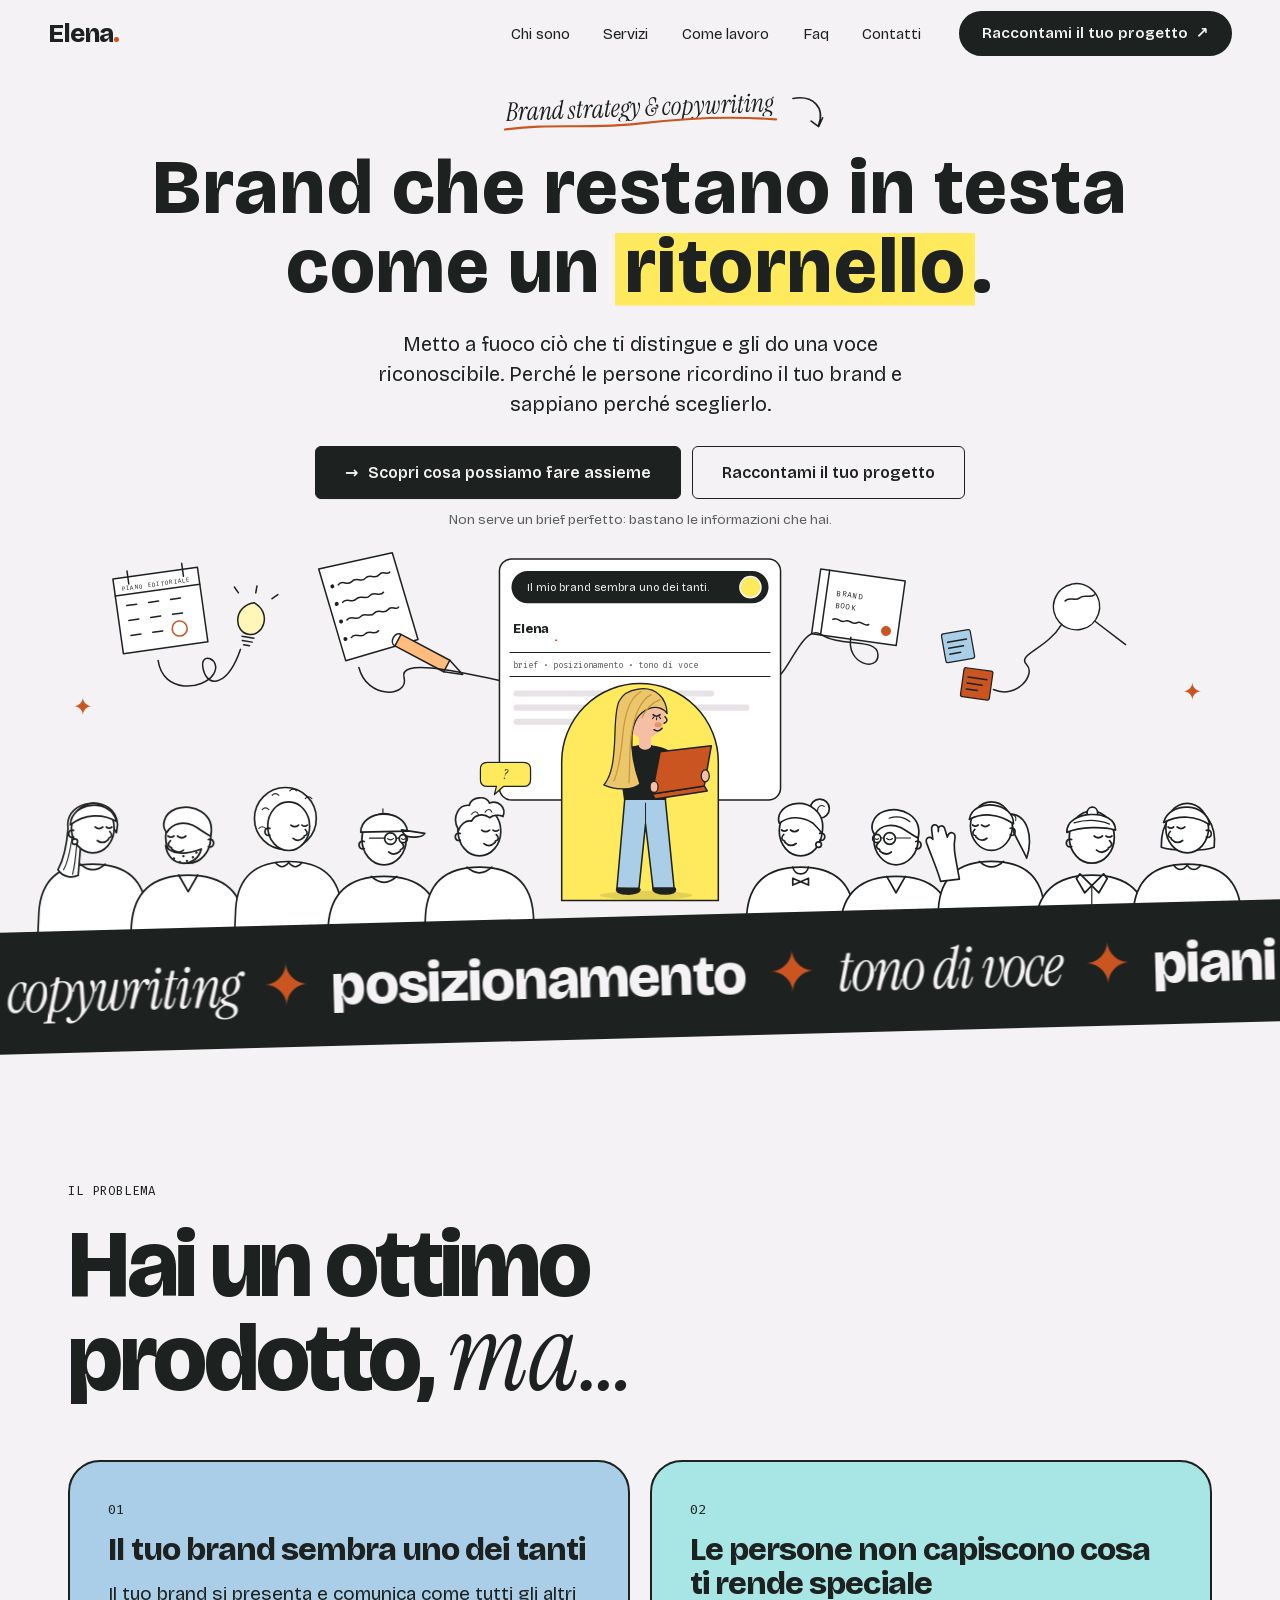
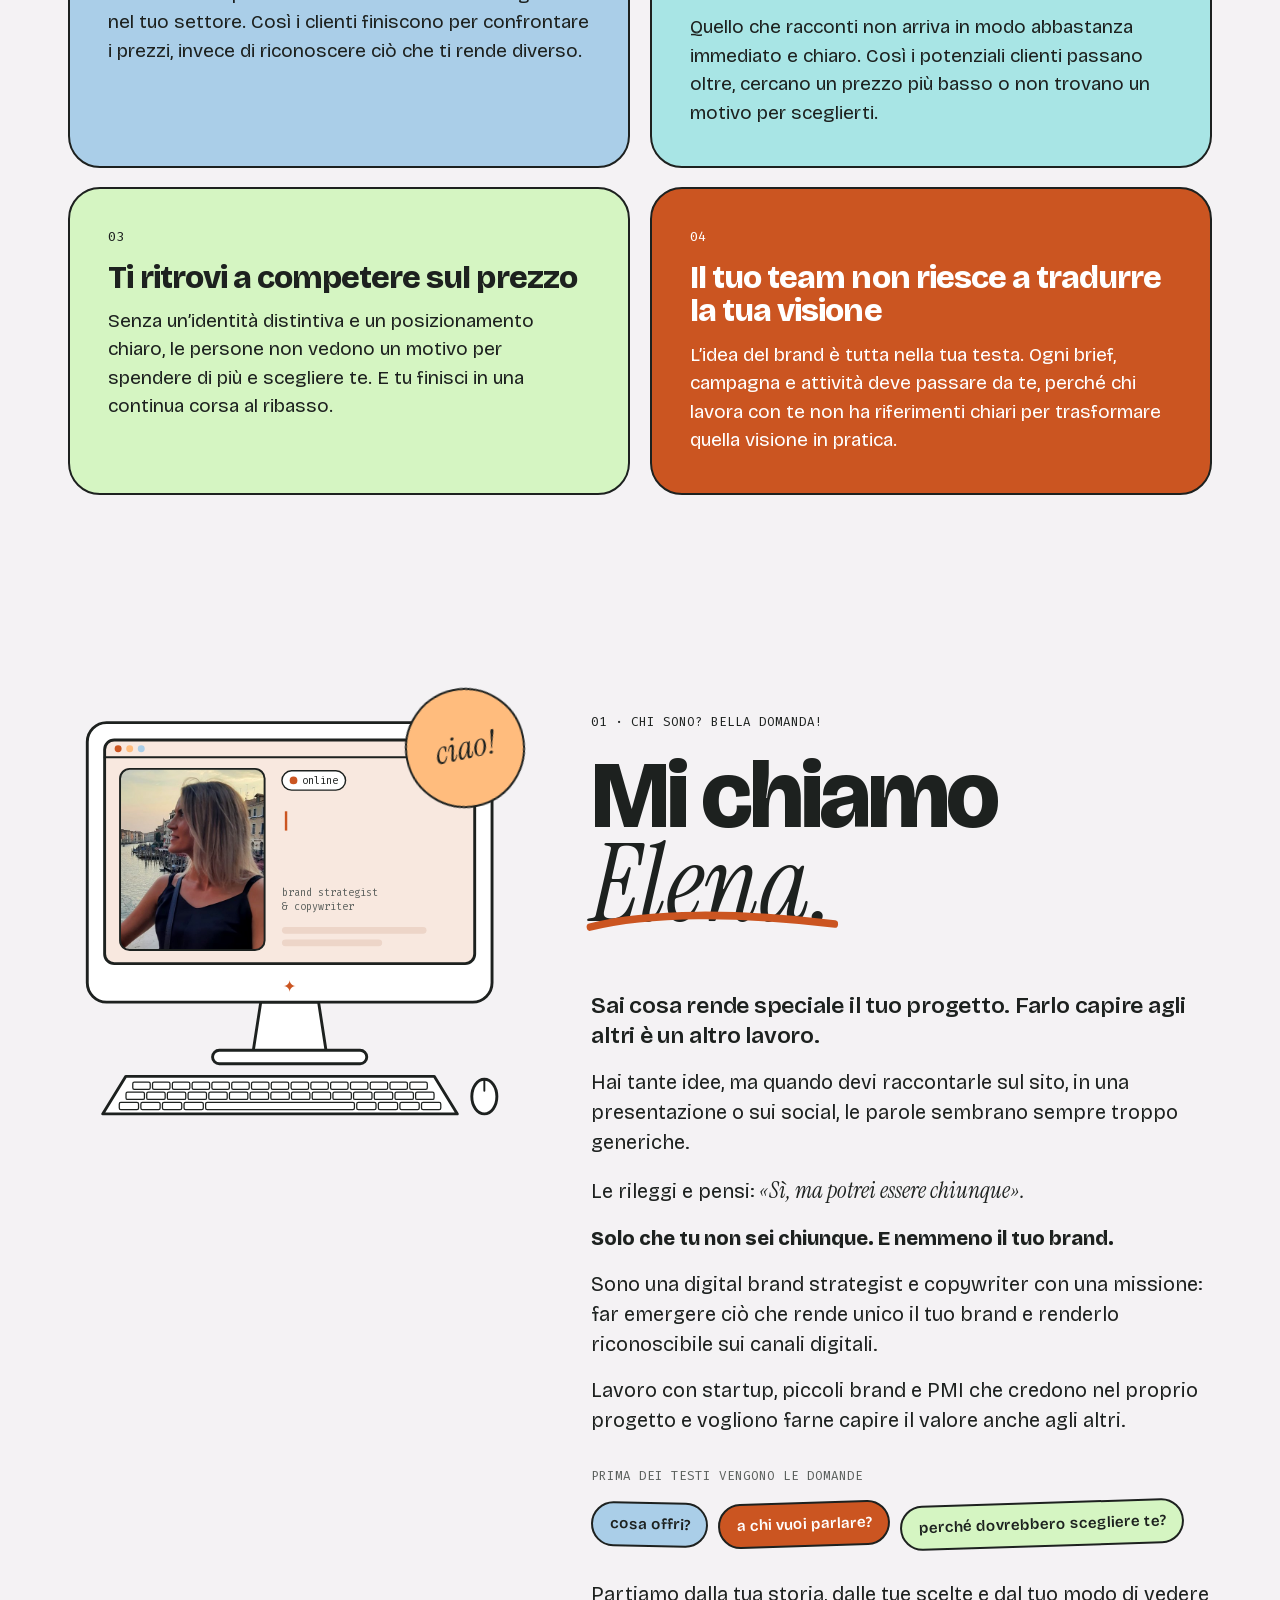
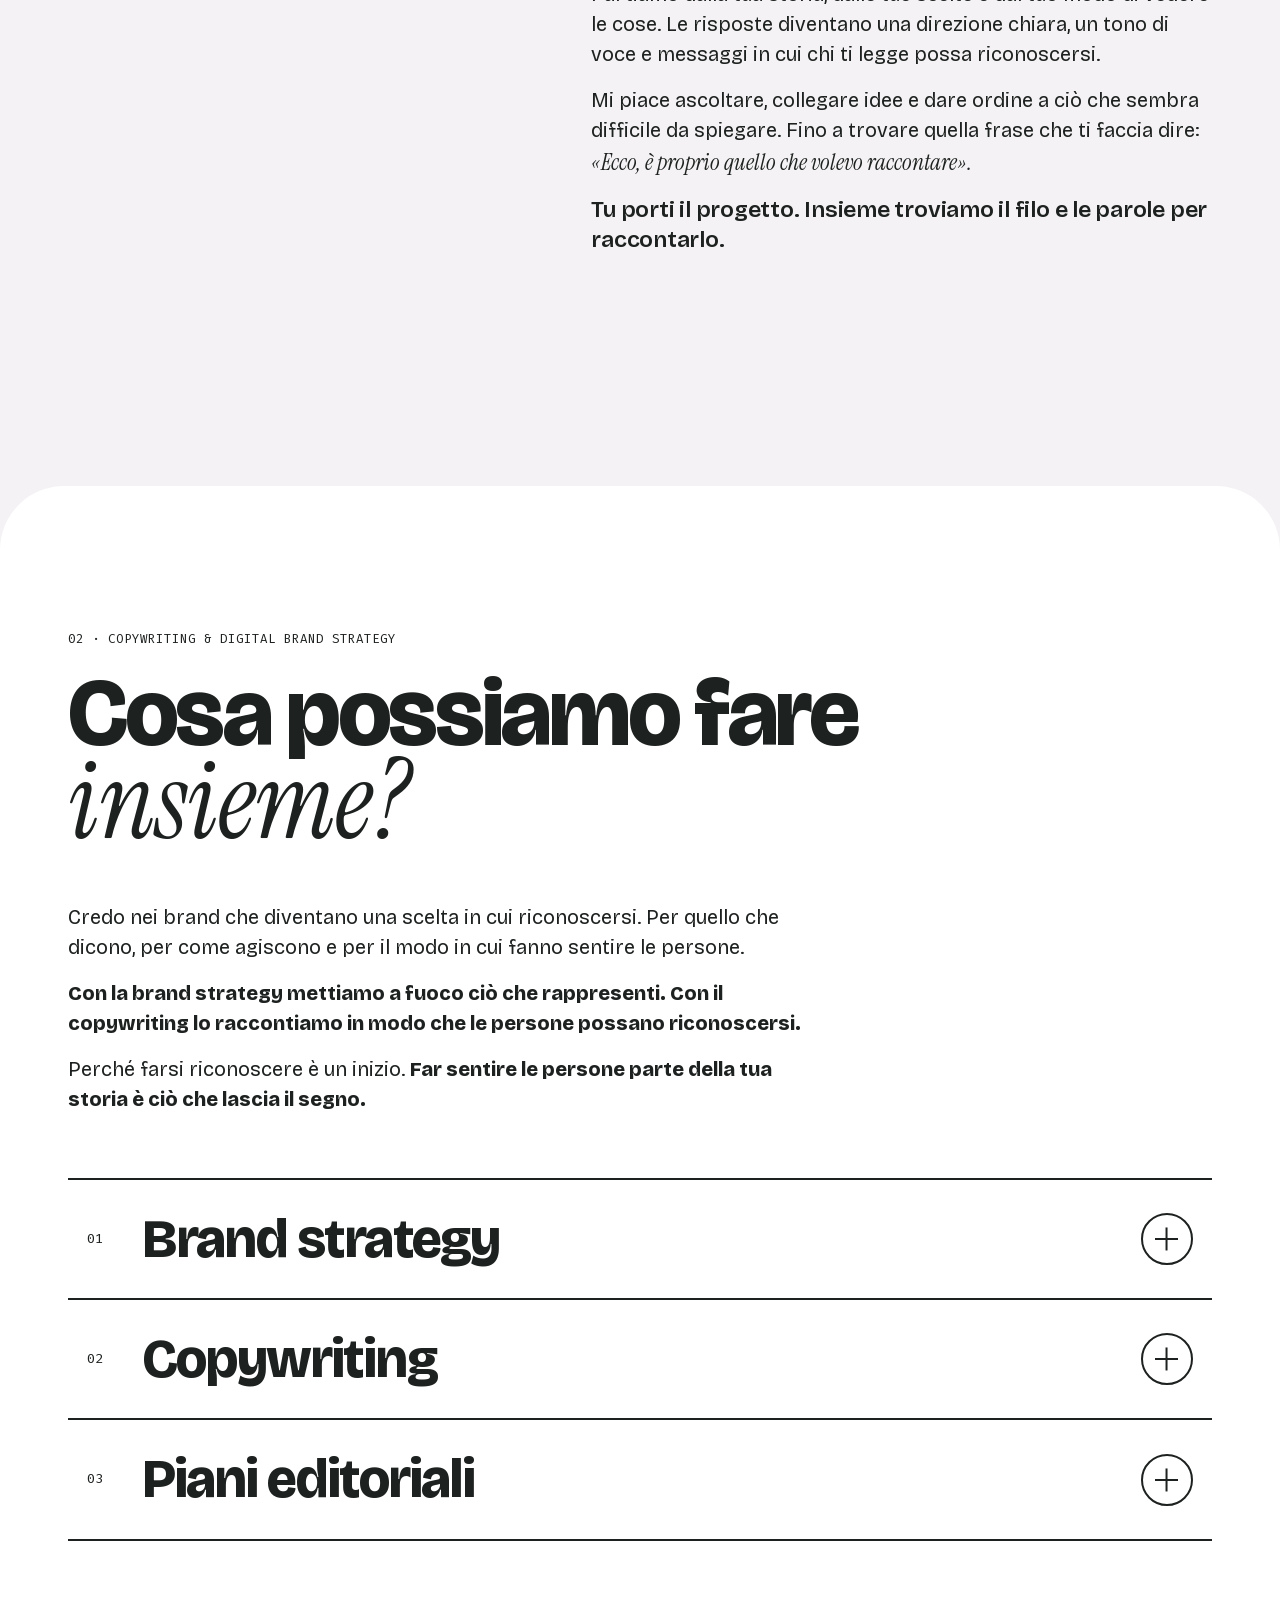
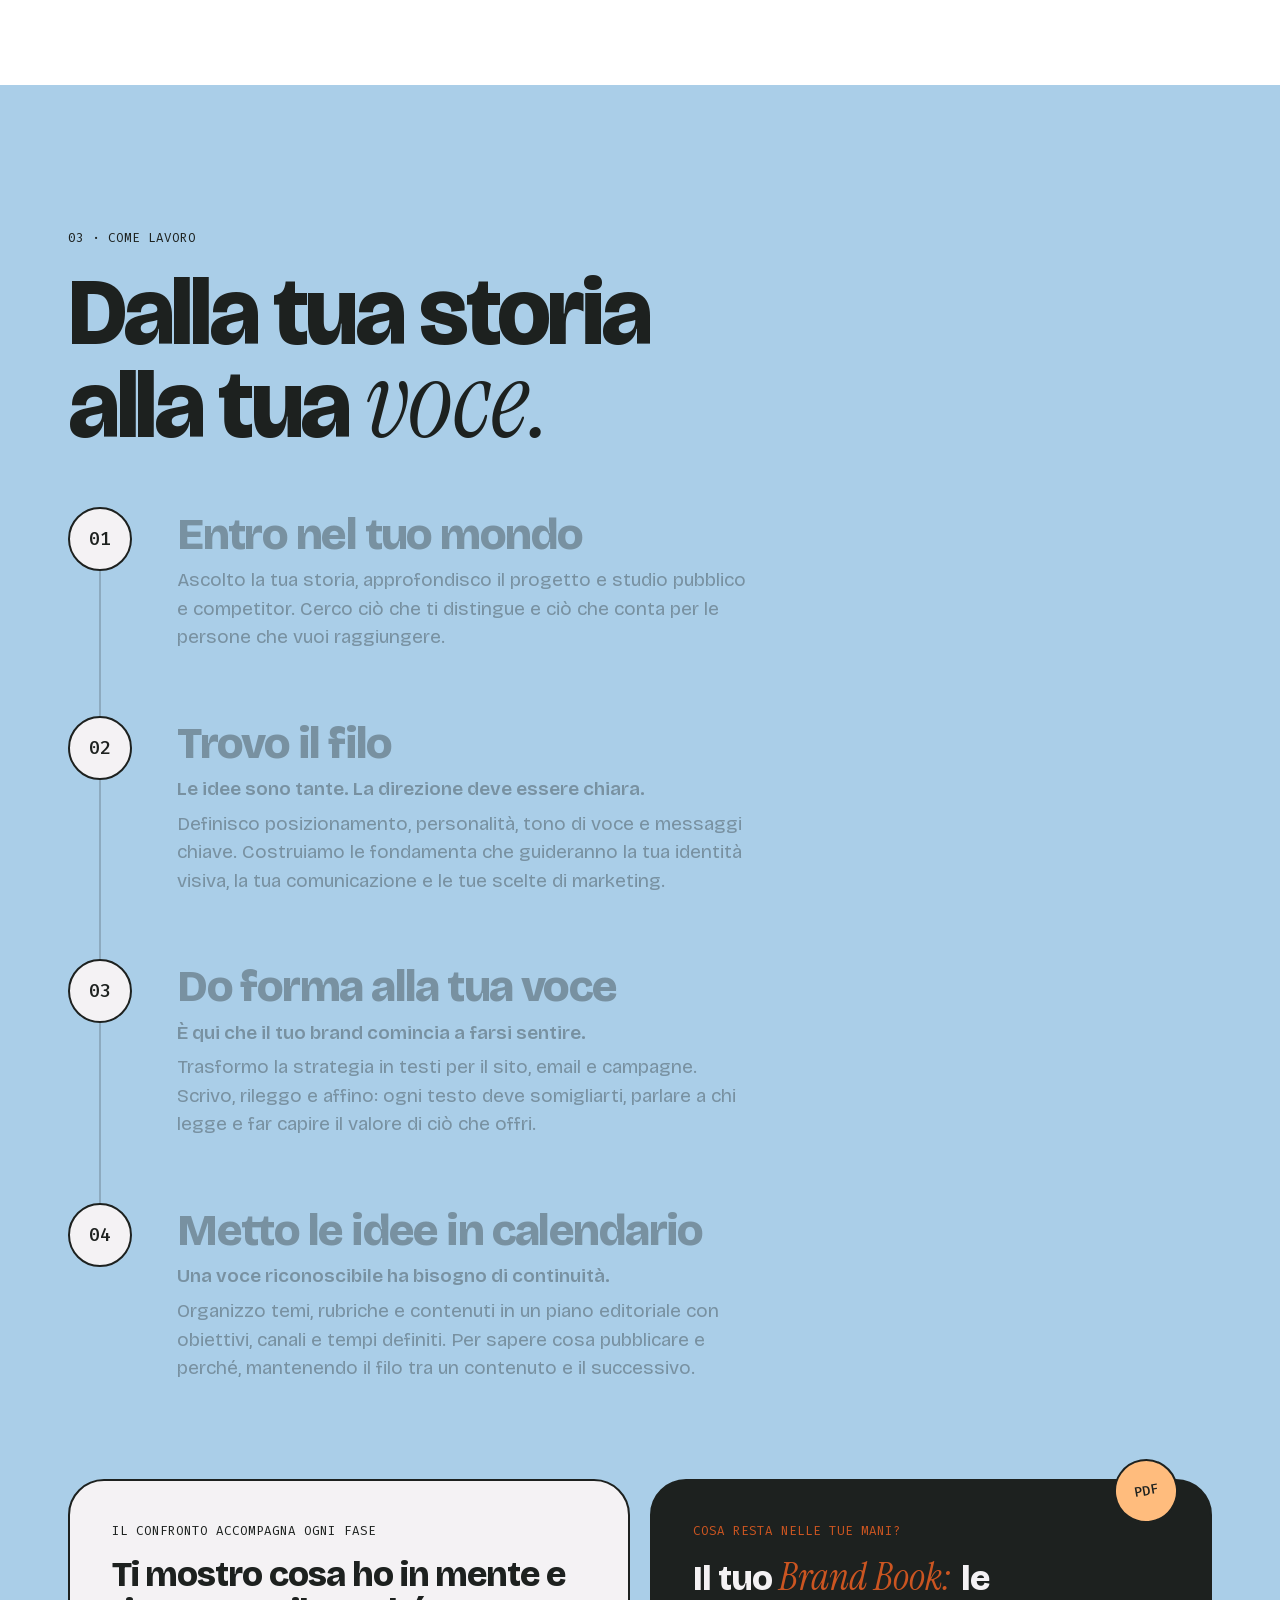
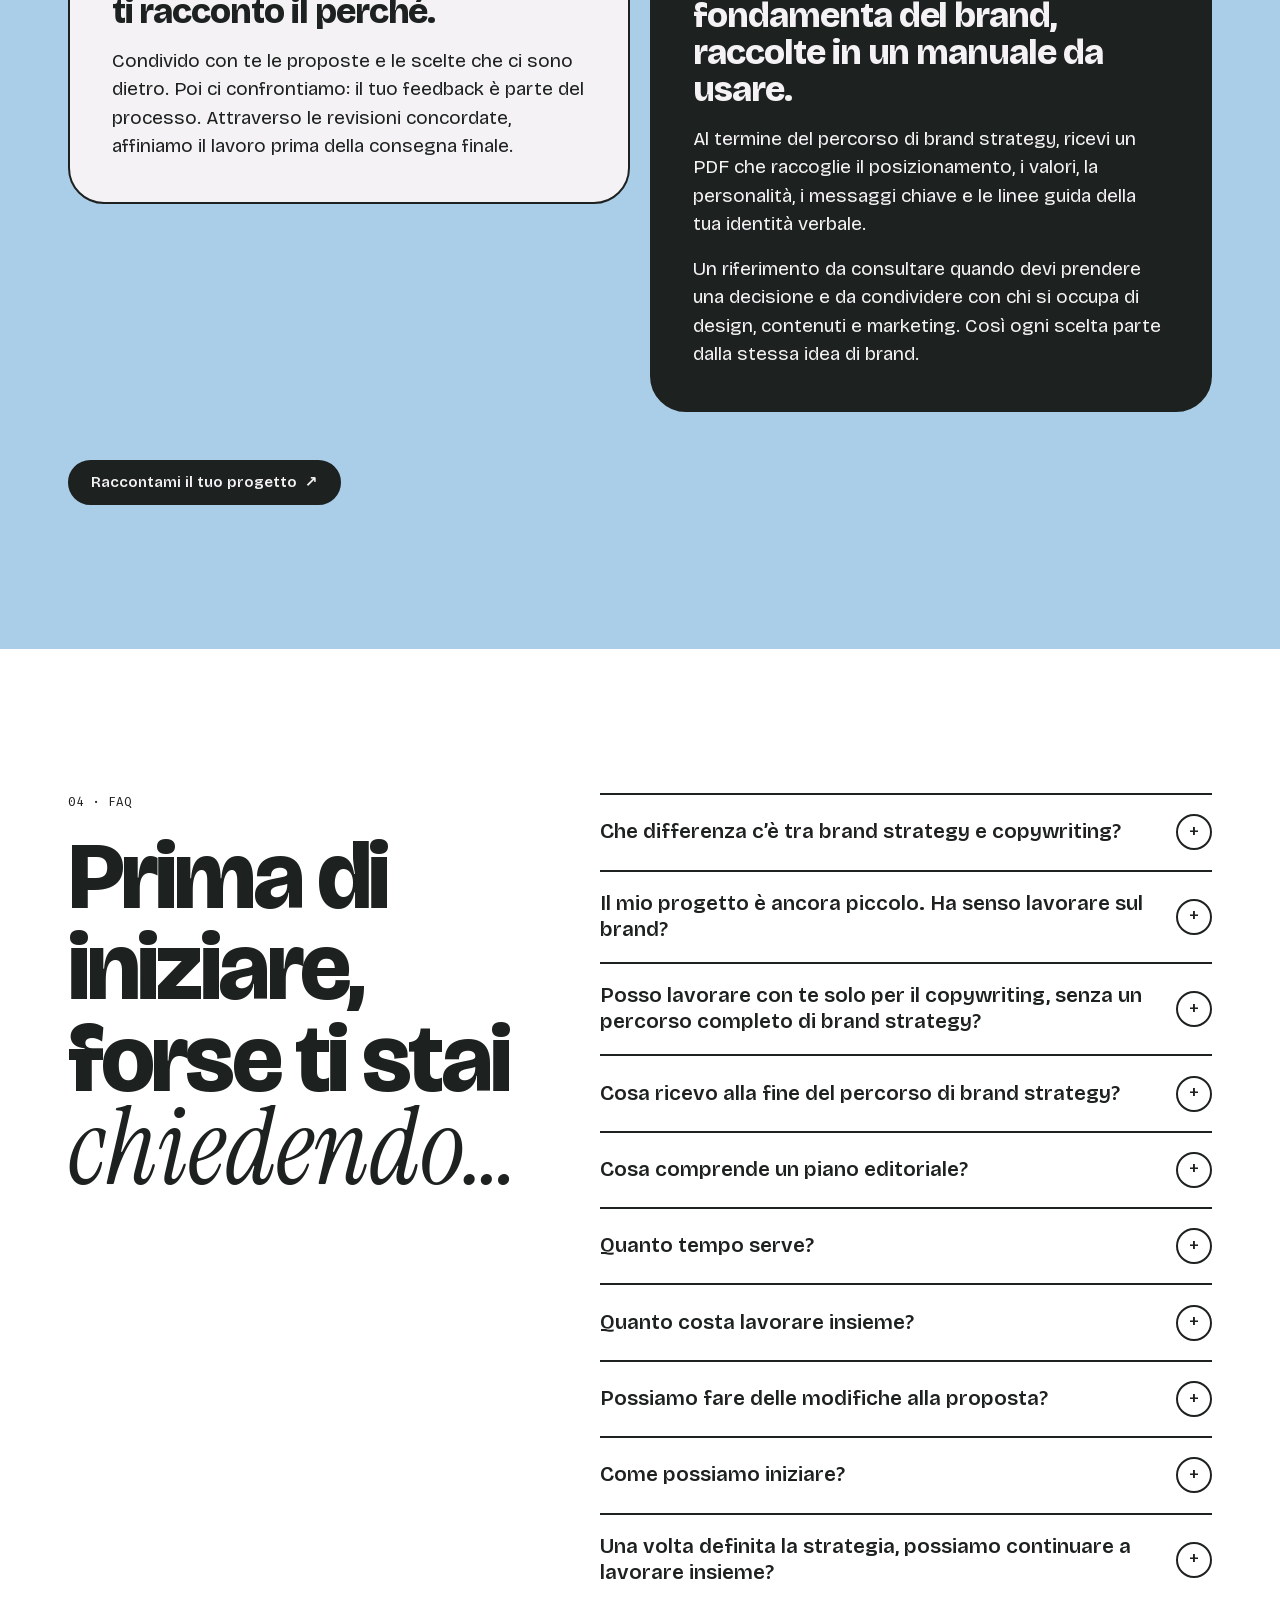
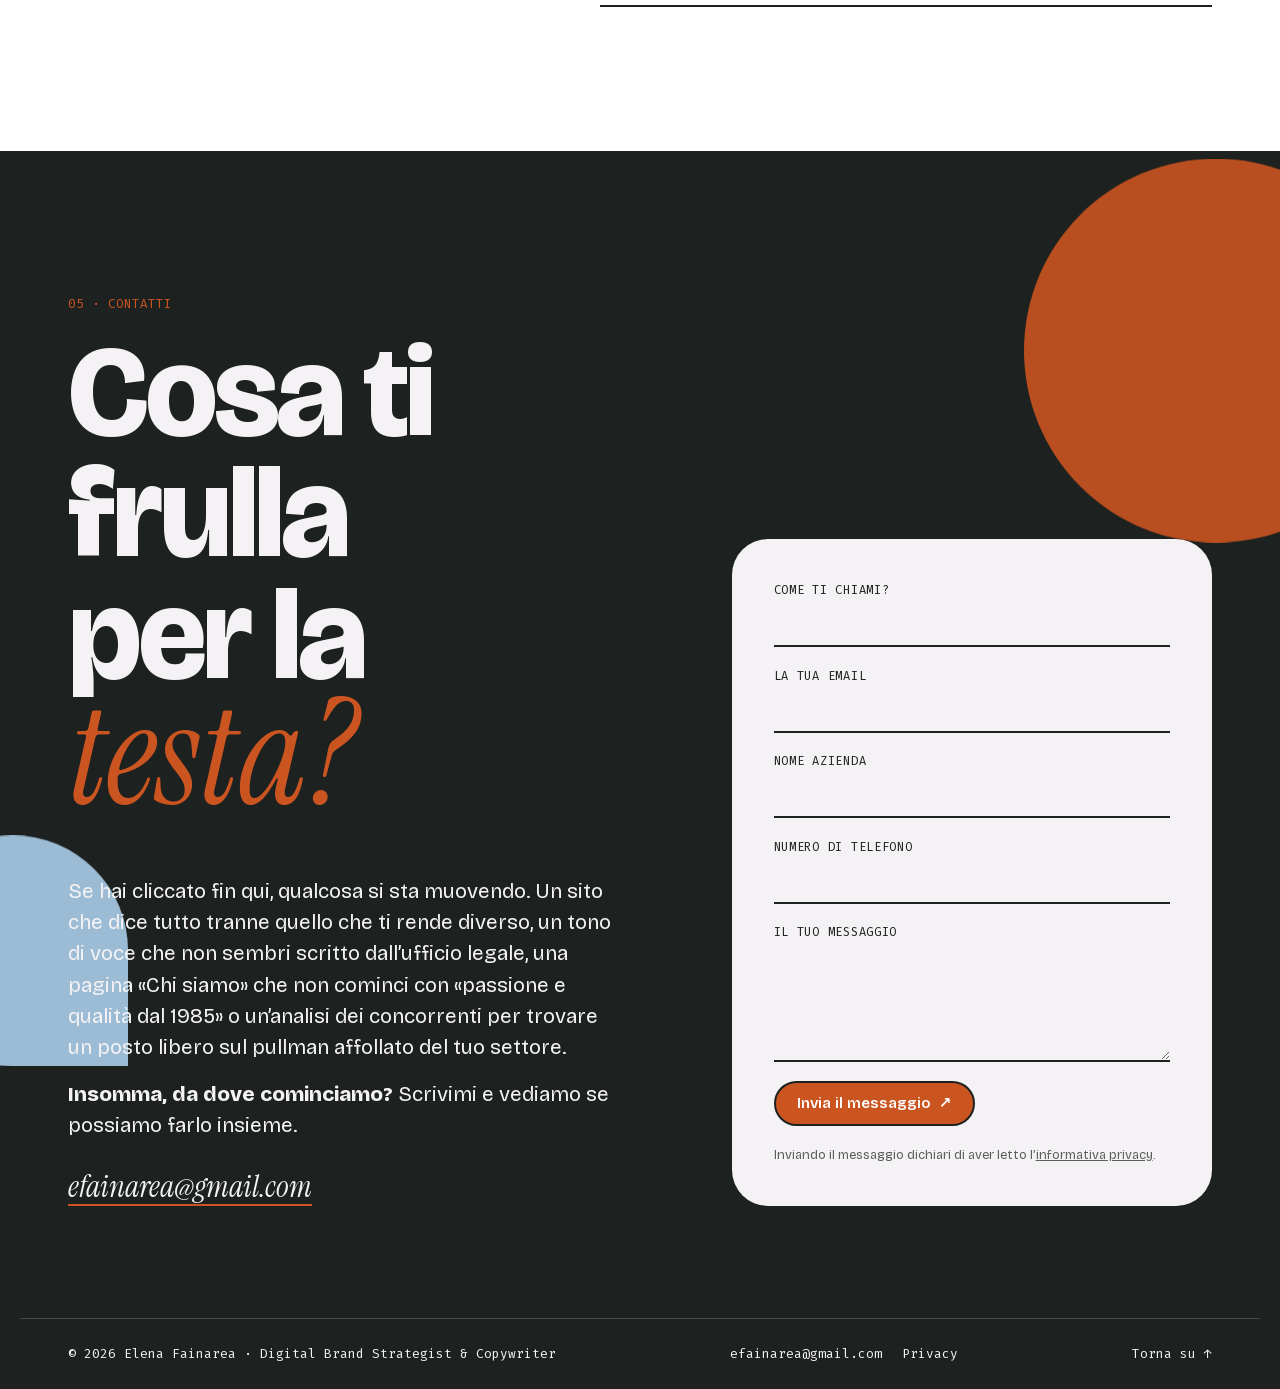
<file: index.html>
<!doctype html>
<html lang="it">
<head>
  <meta charset="utf-8">
  <meta name="viewport" content="width=device-width, initial-scale=1, viewport-fit=cover">
  <title>Elena Fainarea · Digital Brand Strategist &amp; Copywriter</title>
  <meta name="description" content="Elena Fainarea, digital brand strategist e copywriter. Posizionamento, tono di voce, testi e piani editoriali per startup, piccoli brand e PMI.">
  <meta name="theme-color" content="#F4F2F4">
  <link rel="canonical" href="https://www.elenafainarea.it/">
  <meta name="robots" content="index, follow, max-image-preview:large">
  <meta name="author" content="Elena Fainarea">
  <link rel="icon" href="/favicon.svg" type="image/svg+xml">
  <link rel="icon" href="/favicon-48.png" sizes="48x48" type="image/png">
  <link rel="apple-touch-icon" href="/apple-touch-icon.png">

  <meta property="og:type" content="website">
  <meta property="og:locale" content="it_IT">
  <meta property="og:site_name" content="Elena Fainarea">
  <meta property="og:url" content="https://www.elenafainarea.it/">
  <meta property="og:title" content="Elena Fainarea · Digital Brand Strategist &amp; Copywriter">
  <meta property="og:description" content="Brand che restano in testa come un ritornello. Posizionamento, tono di voce e testi per startup, piccoli brand e PMI.">
  <meta property="og:image" content="https://www.elenafainarea.it/og-image.jpg">
  <meta property="og:image:width" content="1200">
  <meta property="og:image:height" content="630">
  <meta property="og:image:alt" content="Elena Fainarea, brand strategy e copywriting">
  <meta name="twitter:card" content="summary_large_image">

  <script type="application/ld+json">
  {
    "@context": "https://schema.org",
    "@graph": [
      {
        "@type": "Person",
        "@id": "https://www.elenafainarea.it/#elena",
        "name": "Elena Fainarea",
        "jobTitle": "Digital Brand Strategist e Copywriter",
        "email": "mailto:efainarea@gmail.com",
        "image": "https://www.elenafainarea.it/elena.jpg",
        "url": "https://www.elenafainarea.it/",
        "knowsAbout": ["Brand strategy", "Copywriting", "Posizionamento", "Tono di voce", "Piani editoriali"]
      },
      {
        "@type": "ProfessionalService",
        "@id": "https://www.elenafainarea.it/#servizi",
        "name": "Elena Fainarea · Brand strategy & copywriting",
        "url": "https://www.elenafainarea.it/",
        "image": "https://www.elenafainarea.it/og-image.jpg",
        "email": "efainarea@gmail.com",
        "founder": { "@id": "https://www.elenafainarea.it/#elena" },
        "areaServed": { "@type": "Country", "name": "Italia" },
        "inLanguage": "it",
        "hasOfferCatalog": {
          "@type": "OfferCatalog",
          "name": "Servizi",
          "itemListElement": [
            { "@type": "Offer", "itemOffered": { "@type": "Service", "name": "Brand strategy" } },
            { "@type": "Offer", "itemOffered": { "@type": "Service", "name": "Copywriting" } },
            { "@type": "Offer", "itemOffered": { "@type": "Service", "name": "Piani editoriali" } }
          ]
        }
      },
      {
        "@type": "WebSite",
        "@id": "https://www.elenafainarea.it/#sito",
        "url": "https://www.elenafainarea.it/",
        "name": "Elena Fainarea",
        "inLanguage": "it",
        "publisher": { "@id": "https://www.elenafainarea.it/#elena" }
      }
    ]
  }
  </script>
  <link rel="preload" href="/fonts/bricolage-grotesque-400-normal-latin.woff2" as="font" type="font/woff2" crossorigin>
  <link rel="stylesheet" href="/fonts/fonts.css">
  <link rel="stylesheet" href="style.css">
  <script>document.documentElement.classList.add('js')</script>
  <script src="main.js" defer></script>
</head>
<body>

<a class="skip" href="#problema">Vai al contenuto</a>

<!-- NAV -->
<header class="nav" data-nav>
  <div class="nav__bar">
    <a href="#top" class="nav__logo" aria-label="Elena, torna all'inizio">Elena<span>.</span></a>
    <nav class="nav__links" aria-label="Menu principale">
      <a href="#chi-sono" data-link>Chi sono</a>
      <a href="#servizi" data-link>Servizi</a>
      <a href="#metodo" data-link>Come lavoro</a>
      <a href="#faq" data-link>Faq</a>
      <a href="#contatti" data-link>Contatti</a>
    </nav>
    <a href="#contatti" class="pill pill--ink nav__cta" data-wiggle>Raccontami il tuo progetto <span class="pill__arrow" aria-hidden="true">↗</span></a>
    <button class="nav__toggle" aria-expanded="false" aria-controls="menu" data-toggle>
      <span class="sr">Apri il menu</span><i></i><i></i>
    </button>
  </div>
  <div class="menu" id="menu" data-menu>
    <ul>
      <li style="--i:0"><a href="#chi-sono" data-mlink><small>01</small>Chi sono</a></li>
      <li style="--i:1"><a href="#servizi" data-mlink><small>02</small>Servizi</a></li>
      <li style="--i:2"><a href="#metodo" data-mlink><small>03</small>Come lavoro</a></li>
      <li style="--i:3"><a href="#faq" data-mlink><small>04</small>Faq</a></li>
      <li style="--i:4"><a href="#contatti" data-mlink><small>05</small>Contatti</a></li>
    </ul>
    <p class="menu__foot" style="--i:5"><a href="mailto:efainarea@gmail.com">efainarea@gmail.com</a></p>
  </div>
</header>

<main id="top">

  <!-- HERO -->
  <section class="hero" data-hero>
    <p class="hero__kicker" data-up>
      <span>Brand strategy &amp; copywriting</span>
      <svg class="kicker__line" viewBox="0 0 300 18" preserveAspectRatio="none" aria-hidden="true"><path pathLength="1" d="M4 11 C 52 4, 96 15, 150 9 S 248 3, 296 10"/></svg>
      <svg class="kicker__arrow" viewBox="0 0 60 60" aria-hidden="true"><path pathLength="1" d="M6 8 C 34 4, 50 22, 40 46 M30 40 L40 48 L46 36"/></svg>
    </p>
    <h1 class="hero__title" data-title>
      <span class="riga"><span class="riga__in">Brand che restano in testa</span></span>
      <span class="riga"><span class="riga__in">come un <mark class="hl-word">ritornello</mark>.</span></span>
    </h1>
    <p class="hero__text" data-up>Metto a fuoco ciò che ti distingue e gli do una voce riconoscibile. Perché le persone ricordino il tuo brand e sappiano perché sceglierlo.</p>
    <div class="hero__btns" data-up>
      <a href="#servizi" class="btn btn--ink"><span aria-hidden="true">→</span> Scopri cosa possiamo fare assieme</a>
      <a href="#contatti" class="btn btn--line">Raccontami il tuo progetto</a>
    </div>
    <p class="hero__note" data-up>Non serve un brief perfetto: bastano le informazioni che hai.</p>
    <!-- SCENA ANIMATA: Elena ascolta e scrive -->
    <div class="scene" data-scene aria-hidden="true">
    <svg class="scene__svg" viewBox="0 0 2400 700" preserveAspectRatio="xMidYMax meet" data-scene-svg>
      <!-- doodle sinistra -->
      <g class="doodle" style="--d:.1s">
        <g transform="translate(150 60) rotate(-8)">
          <path class="draw" pathLength="1" d="M0 0 H170 V150 H0 Z" fill="#fff"/>
          <path class="draw" pathLength="1" d="M0 34 H170"/>
          <path class="draw" pathLength="1" d="M30 -12 V14 M140 -12 V14"/>
          <text x="14" y="26" class="sc-mono sc-mono--s">PIANO EDITORIALE</text>
          <path class="draw" pathLength="1" d="M20 56 h20 M64 56 h20 M108 56 h20 M20 86 h20 M64 86 h20 M108 86 h20 M20 116 h20 M64 116 h20"/>
          <circle cx="118" cy="116" r="15" fill="none" class="ln-m"/>
        </g>
        <g transform="translate(420 170) rotate(10)">
          <path class="draw" pathLength="1" d="M0 0 C-30 0 -40 -50 0 -64 C40 -50 30 0 0 0 Z" fill="var(--marker-l)"/>
          <path class="draw" pathLength="1" d="M-12 6 H12 M-10 14 H10 M-6 22 H6"/>
          <path class="draw" pathLength="1" d="M-34 -78 l-10 -10 M0 -84 V-98 M34 -78 l10 -10"/>
        </g>
        <g transform="translate(560 40) rotate(-14)">
          <path class="draw" pathLength="1" d="M0 0 L150 4 L158 184 L8 190 Z" fill="#fff"/>
          <path class="draw" pathLength="1" d="M30 40 c10 -10 18 8 28 0 s18 8 28 0 s18 8 28 0 s14 6 22 0"/>
          <path class="draw" pathLength="1" d="M30 76 c10 -10 18 8 28 0 s18 8 28 0 s18 8 28 0"/>
          <path class="draw" pathLength="1" d="M30 112 c10 -10 18 8 28 0 s18 8 28 0 s18 8 28 0 s14 6 22 0"/>
          <path class="draw" pathLength="1" d="M30 148 c10 -10 18 8 28 0 s18 8 28 0"/>
          <circle cx="18" cy="40" r="4" class="dot"/><circle cx="18" cy="76" r="4" class="dot"/><circle cx="18" cy="112" r="4" class="dot"/><circle cx="18" cy="148" r="4" class="dot"/>
        </g>
        <g transform="translate(724 170) rotate(28)">
          <path class="draw" pathLength="1" d="M0 0 H110 V26 H0 Z" fill="var(--peach)"/>
          <path class="draw" pathLength="1" d="M110 0 L146 13 L110 26"/>
          <path class="draw" pathLength="1" d="M0 0 C-14 0 -14 26 0 26"/>
        </g>
        <path class="draw cord" pathLength="1" style="--d:.6s" d="M240 222 C250 290 330 280 350 250 C370 220 320 200 330 240 C340 280 380 270 404 200"/>
        <path class="draw cord" pathLength="1" style="--d:.7s" d="M640 236 C656 300 740 296 730 256 C720 220 820 240 920 262"/>
        <text x="70" y="330" class="sc-star">✦</text>
      </g>
      <!-- doodle destra -->
      <g class="doodle" style="--d:.3s">
        <g transform="translate(1560 40) rotate(8)">
          <path class="draw" pathLength="1" d="M0 0 H170 V130 H0 Z" fill="#fff"/>
          <path class="draw" pathLength="1" d="M18 0 V130"/>
          <text x="38" y="48" class="sc-mono">BRAND</text>
          <text x="38" y="72" class="sc-mono">BOOK</text>
          <path class="draw" pathLength="1" d="M38 96 c8 -8 16 6 24 0 s16 6 24 0 s16 6 24 0"/>
          <circle cx="146" cy="104" r="10" fill="var(--pink)" class="dot2"/>
        </g>
        <g transform="translate(1800 170) rotate(-10)"><rect class="note" width="58" height="58" rx="4" fill="var(--blue)"/><path class="draw" pathLength="1" d="M10 18 H48 M10 30 H40 M10 42 H32"/></g>
        <g transform="translate(1846 236) rotate(8)"><rect class="note" width="58" height="58" rx="4" fill="var(--pink)"/><path class="draw" pathLength="1" d="M10 18 H48 M10 30 H40 M10 42 H32"/></g>
        <g transform="translate(2060 70) rotate(-12)">
          <path class="draw" pathLength="1" d="M0 0 a46 46 0 1 0 0.1 0 Z" fill="#fff"/>
          <path class="draw" pathLength="1" d="M30 82 L80 140"/>
          <path class="draw" pathLength="1" d="M-20 30 c10 -8 20 6 30 0 s20 6 30 0"/>
        </g>
        <path class="draw cord" pathLength="1" style="--d:.8s" d="M1620 176 C1610 230 1676 246 1674 210 C1672 176 1600 196 1560 170 C1530 150 1500 230 1480 250"/>
        <path class="draw cord" pathLength="1" style="--d:.9s" d="M1904 280 C1950 300 1990 250 1970 230 C1950 210 2010 200 2040 150"/>
        <text x="2280" y="300" class="sc-star">✦</text>
        <text x="1440" y="40" class="sc-star sc-star--s">✦</text>
      </g>
      <!-- scheda centrale -->
      <g transform="translate(600 0)">
      <g class="card">
        <rect x="320" y="20" width="560" height="480" rx="24" fill="#fff" stroke="var(--ink)" stroke-width="3"/>
        <g class="card__q" data-q-wrap>
          <rect x="344" y="44" width="512" height="64" rx="32" fill="var(--ink)"/>
          <text x="374" y="84" class="sc-q" data-q>Il mio brand sembra uno dei tanti.</text>
          <circle cx="820" cy="76" r="21" fill="var(--blue)" stroke="var(--paper)" stroke-width="3" data-q-av/>
        </g>
        <text x="348" y="168" class="sc-name">Elena</text>
        <text x="432" y="168" class="sc-a" data-a></text>
        <path d="M432 182 H434" class="sc-under" data-under/>
        <g class="pen" data-pen transform="translate(438 168)">
          <path d="M2 -4 L24 -30 L30 -24 L8 2 L0 4 Z" fill="var(--magenta)" stroke="var(--ink)" stroke-width="2" stroke-linejoin="round"/>
        </g>
        <path d="M340 206 H860 M340 254 H860" class="sc-rule"/>
        <text x="348" y="237" class="sc-meta">brief · posizionamento · tono di voce</text>
        <rect x="348" y="282" width="400" height="12" rx="6" class="sc-ph"/>
        <rect x="348" y="310" width="470" height="12" rx="6" class="sc-ph"/>
        <rect x="348" y="338" width="320" height="12" rx="6" class="sc-ph"/>
      </g>
        <!-- Elena -->
        <g class="elena"><g class="elena__in">
          <path d="M444 700 V424 A156 156 0 0 1 756 424 V700 Z" fill="#FFE95C" stroke="var(--ink)" stroke-width="3"/>
          <ellipse cx="612" cy="690" rx="92" ry="9" fill="var(--ink)" opacity=".12"/>
          <!-- braccio dietro -->
          <path d="M570 414 C552 450 572 480 626 476" class="arm-o"/>
          <path d="M570 414 C552 450 572 480 626 476" class="arm-s"/>
          <!-- pantaloni -->
          <path d="M570 494 H650 L668 676 H626 L611 548 L598 676 H554 Z" fill="var(--blue)" stroke="var(--ink)" stroke-width="3" stroke-linejoin="round"/>
          <path d="M611 548 V506" class="ln thin"/>
          <path d="M554 676 C546 690 600 692 600 678 Z M626 676 C622 690 678 692 670 676 Z" fill="var(--ink)" stroke="var(--ink)" stroke-width="3" stroke-linejoin="round"/>
          <!-- maglia -->
          <path d="M556 408 C560 396 596 390 610 390 C624 390 658 396 664 408 L652 500 H568 Z" fill="var(--ink)"/>
          <path d="M598 368 H622 V394 C616 402 604 402 598 394 Z" fill="#F4BFA4"/>
          <g class="elena__head">
            <ellipse cx="610" cy="330" rx="40" ry="47" fill="#F4BFA4"/>
            <ellipse cx="636" cy="350" rx="7" ry="5" fill="var(--magenta-soft)" opacity=".4"/>
            <path d="M626 330 q7 6 14 0" class="ln"/>
            <path d="M628 334 l-3 4 M633 336 v4 M638 334 l3 4" class="ln thin"/>
            <path d="M650 334 q8 9 -2 13" class="ln"/>
            <path d="M628 360 q9 6 16 -3" class="ln"/>
            <path d="M638 290 C620 272 572 274 558 304 C548 328 552 368 548 404 C546 434 540 456 528 470 C552 482 586 480 600 468 C588 434 582 400 584 372 C586 346 598 326 618 318 C634 312 648 318 654 328 C654 314 648 298 638 290 Z" fill="#EBC66A" stroke="var(--ink)" stroke-width="2.5" stroke-linejoin="round"/>
            <path d="M602 284 C580 296 570 326 566 368 C562 410 558 440 548 462" class="strand"/>
            <path d="M622 290 C600 302 588 332 582 374 C578 412 580 442 578 466" class="strand"/>
            <path d="M640 300 C624 306 612 318 604 336" class="strand"/>
          </g>
          <!-- braccio davanti -->
          <path d="M654 412 C670 440 676 470 712 476" class="arm-o"/>
          <path d="M654 412 C670 440 676 470 712 476" class="arm-s"/>
          <path d="M648 404 C656 400 666 410 664 420 L650 424 Z" fill="var(--ink)"/>
          <!-- portatile tenuto in mano, di tre quarti -->
          <g class="laptop">
            <path d="M624 488 L728 472 L734 482 L630 498 Z" fill="var(--magenta-soft)" stroke="var(--ink)" stroke-width="3" stroke-linejoin="round"/>
            <path d="M624 488 L728 472 L742 392 L640 404 Z" fill="var(--pink)" stroke="var(--ink)" stroke-width="3" stroke-linejoin="round"/>
            <text x="684" y="448" class="sc-logo" text-anchor="middle">✦</text>
          </g>
          <g class="elena__hand">
            <ellipse cx="730" cy="452" rx="8" ry="12" fill="#F4BFA4" stroke="var(--ink)" stroke-width="2.5"/>
            <ellipse cx="628" cy="474" rx="8" ry="11" fill="#F4BFA4" stroke="var(--ink)" stroke-width="2.5"/>
          </g>
        </g></g>
      </g>
      <g class="pp pp--1" data-pp transform="translate(110 556) scale(1.12 1.12)"><g class="pp__in" style="--d:0.51s"><path class="body" d="M-100 240 L-96 150 C-92 84 -52 64 0 64 C52 64 92 84 96 150 L100 240 Z"/><path class="ln" d="M-22 64 Q0 84 22 64"/><g class="pp__head"><path class="body" d="M-44 0 C-52 -54 42 -62 44 -6 L42 8 C30 -18 0 -26 -18 -16 L-26 84 C-38 90 -54 86 -62 74 C-50 52 -46 26 -44 0 Z"/><path class="ln thin" d="M-36 10 C-40 40 -44 60 -52 74 M-26 0 C-30 40 -30 60 -36 82"/><ellipse class="body" cx="0" cy="0" rx="38" ry="44"/><path class="ln" d="M-34 4 c-12 -4 -12 16 0 12"/><path class="ln" d="M4 -2 q7 6 14 0 M24 -2 q5 4 10 0"/><path class="ln" d="M30 6 q8 8 -2 12"/><path class="ln mouth" d="M8 22 q10 8 20 -2"/><path class="body" d="M-40 -6 C-38 -48 32 -54 42 -12 C18 -26 -14 -26 -40 -6 Z"/><circle class="body" cx="-32" cy="24" r="5"/></g></g></g>
      <g class="pp pp--2" data-pp transform="translate(300 574) scale(-1.18 1.18)"><g class="pp__in" style="--d:0.43s"><path class="body" d="M-100 240 L-96 150 C-92 84 -52 64 0 64 C52 64 92 84 96 150 L100 240 Z"/><path class="ln" d="M-16 64 L0 92 L16 64"/><g class="pp__head"><ellipse class="body" cx="0" cy="0" rx="38" ry="44"/><path class="ln" d="M-34 4 c-12 -4 -12 16 0 12"/><path class="ln" d="M4 -2 q7 6 14 0 M24 -2 q5 4 10 0"/><path class="ln" d="M30 6 q8 8 -2 12"/><path class="ln mouth" d="M8 22 q10 8 20 -2"/><path class="body" d="M-38 -2 C-46 -40 -8 -58 20 -48 C42 -40 46 -18 36 -8 C26 -26 6 -26 -8 -20 C-20 -14 -28 -6 -38 -2 Z"/><path class="body" d="M-22 20 C-14 54 34 52 38 14 C30 30 4 30 -22 20 Z"/><path class="dots" d="M-8 34 h.1 M2 40 h.1 M14 42 h.1 M24 36 h.1 M-14 26 h.1 M8 32 h.1"/></g></g></g>
      <g class="pp pp--3" data-pp transform="translate(500 552) scale(1.1 1.1)"><g class="pp__in" style="--d:0.35s"><path class="body" d="M-100 240 L-96 150 C-92 84 -52 64 0 64 C52 64 92 84 96 150 L100 240 Z"/><path class="ln" d="M-24 66 c8 10 16 10 24 0 c8 10 16 10 24 0"/><g class="pp__head"><circle class="body" cx="-6" cy="-14" r="56"/><path class="ln thin" d="M-48 -30 q6 -6 12 0 M-30 -56 q6 -6 12 0 M2 -64 q6 -6 12 0 M30 -50 q6 -6 12 0 M-54 4 q6 -6 12 0"/><ellipse class="body" cx="0" cy="0" rx="38" ry="44"/><path class="ln" d="M-34 4 c-12 -4 -12 16 0 12"/><path class="ln" d="M4 -2 q7 6 14 0 M24 -2 q5 4 10 0"/><path class="ln" d="M30 6 q8 8 -2 12"/><path class="ln mouth" d="M8 22 q10 8 20 -2"/></g></g></g>
      <g class="pp pp--4" data-pp transform="translate(690 578) scale(1.16 1.16)"><g class="pp__in" style="--d:0.27s"><path class="body" d="M-100 240 L-96 150 C-92 84 -52 64 0 64 C52 64 92 84 96 150 L100 240 Z"/><path class="ln" d="M-22 64 Q0 84 22 64"/><g class="pp__head"><ellipse class="body" cx="0" cy="0" rx="38" ry="44"/><path class="ln" d="M-34 4 c-12 -4 -12 16 0 12"/><path class="ln" d="M30 6 q8 8 -2 12"/><path class="ln mouth" d="M8 22 q10 8 20 -2"/><path class="body" d="M-40 -12 C-40 -52 36 -54 40 -14 Z"/><path class="body" d="M30 -16 L70 -10 C64 -1 46 -3 36 -6 Z"/><path class="ln thin" d="M-2 -52 v6"/><circle class="ln" cx="11" cy="-1" r="10" fill="#fff"/><circle class="ln" cx="33" cy="-1" r="7" fill="#fff"/><path class="ln thin" d="M21 -2 h5 M1 -2 h-26"/><path class="ln thin" d="M6 -1 q5 4 10 0 M30 -1 q3 3 6 0"/></g></g></g>
      <g class="pp pp--5" data-pp transform="translate(880 562) scale(1.12 1.12)"><g class="pp__in" style="--d:0.19s"><path class="body" d="M-100 240 L-96 150 C-92 84 -52 64 0 64 C52 64 92 84 96 150 L100 240 Z"/><path class="ln" d="M-22 64 Q0 84 22 64"/><g class="pp__head"><ellipse class="body" cx="0" cy="0" rx="38" ry="44"/><path class="ln" d="M-34 4 c-12 -4 -12 16 0 12"/><path class="ln" d="M4 -2 q7 6 14 0 M24 -2 q5 4 10 0"/><path class="ln" d="M30 6 q8 8 -2 12"/><path class="ln mouth" d="M8 22 q10 8 20 -2"/><path class="body" d="M-38 -4 c-12 -22 2 -44 20 -42 c4 -16 30 -18 36 -4 c16 -6 30 8 24 24 c-8 -4 -18 -2 -24 2 c-10 -8 -26 -6 -32 6 c-10 -2 -20 6 -24 18 Z"/><path class="ln thin" d="M-14 -30 c4 -6 10 -6 12 0 M10 -34 c4 -6 10 -6 12 0"/></g></g></g>
      <g class="pp pp--6" data-pp transform="translate(1520 562) scale(-1.12 1.12)"><g class="pp__in" style="--d:0.19s"><path class="body" d="M-100 240 L-96 150 C-92 84 -52 64 0 64 C52 64 92 84 96 150 L100 240 Z"/><path class="ln" d="M-14 64 C-10 80 10 80 14 64"/><path class="body" d="M-14 84 L0 90 L-14 96 Z M14 84 L0 90 L14 96 Z"/><g class="pp__head"><circle class="body" cx="-34" cy="-40" r="17"/><path class="ln thin" d="M-42 -44 c6 -4 12 0 12 8"/><ellipse class="body" cx="0" cy="0" rx="38" ry="44"/><path class="ln" d="M-34 4 c-12 -4 -12 16 0 12"/><path class="ln" d="M4 -2 q7 6 14 0 M24 -2 q5 4 10 0"/><path class="ln" d="M30 6 q8 8 -2 12"/><path class="ln mouth" d="M8 22 q10 8 20 -2"/><path class="body" d="M-38 4 C-46 -36 -12 -54 14 -48 C36 -42 42 -26 38 -14 C20 -28 -4 -26 -22 -14 C-28 -8 -34 -2 -38 4 Z"/><circle class="body" cx="-32" cy="24" r="5"/></g></g></g>
      <g class="pp pp--7" data-pp transform="translate(1710 578) scale(-1.16 1.16)"><g class="pp__in" style="--d:0.27s"><path class="body" d="M-100 240 L-96 150 C-92 84 -52 64 0 64 C52 64 92 84 96 150 L100 240 Z"/><path class="ln" d="M-16 64 L0 92 L16 64"/><g class="pp__head"><ellipse class="body" cx="0" cy="0" rx="38" ry="44"/><path class="ln" d="M-34 4 c-12 -4 -12 16 0 12"/><path class="ln" d="M30 6 q8 8 -2 12"/><path class="ln mouth" d="M8 22 q10 8 20 -2"/><path class="body" d="M-38 -2 C-46 -40 -8 -58 20 -48 C42 -40 46 -18 36 -8 C26 -26 6 -26 -8 -20 C-20 -14 -28 -6 -38 -2 Z"/><path class="ln thin" d="M-24 -30 c10 -8 24 -10 36 -6"/><circle class="ln" cx="11" cy="-1" r="10" fill="#fff"/><circle class="ln" cx="33" cy="-1" r="7" fill="#fff"/><path class="ln thin" d="M21 -2 h5 M1 -2 h-26"/><path class="ln thin" d="M6 -1 q5 4 10 0 M30 -1 q3 3 6 0"/></g></g></g>
      <g class="pp pp--8" data-pp transform="translate(1900 552) scale(-1.1 1.1)"><g class="pp__in" style="--d:0.35s"><path class="body" d="M-100 240 L-96 150 C-92 84 -52 64 0 64 C52 64 92 84 96 150 L100 240 Z"/><path class="ln" d="M-22 64 Q0 84 22 64"/><g class="wave"><path class="body" d="M58 96 C64 60 70 40 66 22 C64 10 76 8 80 20 L84 6 C86 -4 98 -2 96 10 L96 4 C98 -6 110 -4 108 8 L106 24 C112 16 122 22 116 34 C108 56 98 78 92 100 Z"/></g><g class="pp__head"><path class="body" d="M-34 -22 C-66 -20 -76 20 -64 58 C-56 40 -46 24 -40 10 Z"/><ellipse class="body" cx="0" cy="0" rx="38" ry="44"/><path class="ln" d="M-34 4 c-12 -4 -12 16 0 12"/><path class="ln" d="M4 -2 q7 6 14 0 M24 -2 q5 4 10 0"/><path class="ln" d="M30 6 q8 8 -2 12"/><path class="ln mouth" d="M8 22 q10 8 20 -2"/><path class="body" d="M-40 -4 C-42 -44 34 -52 40 -12 C18 -24 -12 -24 -40 -4 Z"/><path class="ln thin" d="M-38 -20 c-4 0 -8 4 -6 10"/></g></g></g>
      <g class="pp pp--9" data-pp transform="translate(2100 574) scale(1.18 1.18)"><g class="pp__in" style="--d:0.43s"><path class="body" d="M-100 240 L-96 150 C-92 84 -52 64 0 64 C52 64 92 84 96 150 L100 240 Z"/><path class="body" d="M-20 62 L0 82 L-12 94 L-26 70 Z M20 62 L0 82 L12 94 L26 70 Z"/><path class="ln thin" d="M0 82 V140"/><g class="pp__head"><ellipse class="body" cx="0" cy="0" rx="38" ry="44"/><path class="ln" d="M-34 4 c-12 -4 -12 16 0 12"/><path class="ln" d="M4 -2 q7 6 14 0 M24 -2 q5 4 10 0"/><path class="ln" d="M30 6 q8 8 -2 12"/><path class="ln mouth" d="M8 22 q10 8 20 -2"/><path class="body" d="M-42 -8 C-44 -46 40 -50 40 -12 C20 -18 -20 -18 -42 -8 Z"/><path class="body" d="M-8 -40 c0 -14 18 -14 18 0"/><path class="ln thin" d="M-30 -24 C-10 -30 10 -30 30 -22"/></g></g></g>
      <g class="pp pp--10" data-pp transform="translate(2290 556) scale(-1.12 1.12)"><g class="pp__in" style="--d:0.51s"><path class="body" d="M-100 240 L-96 150 C-92 84 -52 64 0 64 C52 64 92 84 96 150 L100 240 Z"/><path class="ln" d="M-24 66 c8 10 16 10 24 0 c8 10 16 10 24 0"/><g class="pp__head"><path class="body" d="M-48 34 C-58 -54 48 -62 46 34 C30 40 -30 42 -48 34 Z"/><ellipse class="body" cx="0" cy="0" rx="38" ry="44"/><path class="ln" d="M-34 4 c-12 -4 -12 16 0 12"/><path class="ln" d="M4 -2 q7 6 14 0 M24 -2 q5 4 10 0"/><path class="ln" d="M30 6 q8 8 -2 12"/><path class="ln mouth" d="M8 22 q10 8 20 -2"/><path class="body" d="M-40 -6 C-36 -44 30 -50 42 -10 C14 -24 -16 -22 -40 -6 Z"/></g></g></g>
      <g class="bub bub--1" data-bub data-c="var(--blue)" transform="translate(162 445)"><g class="bub__in"><path d="M-36 -26 H36 Q50 -26 50 -12 V8 Q50 22 36 22 H-4 L-22 38 L-18 22 H-36 Q-50 22 -50 8 V-12 Q-50 -26 -36 -26 Z" fill="var(--blue)"/><text x="0" y="8" class="sc-bub" data-bub-t>?</text></g></g>
      <g class="bub bub--2" data-bub data-c="var(--pink)" transform="translate(248 461)"><g class="bub__in"><path d="M-36 -26 H36 Q50 -26 50 -12 V8 Q50 22 36 22 H18 L22 38 L4 22 H-36 Q-50 22 -50 8 V-12 Q-50 -26 -36 -26 Z" fill="var(--pink)"/><text x="0" y="8" class="sc-bub" data-bub-t>?</text></g></g>
      <g class="bub bub--3" data-bub data-c="var(--peach)" transform="translate(552 442)"><g class="bub__in"><path d="M-36 -26 H36 Q50 -26 50 -12 V8 Q50 22 36 22 H-4 L-22 38 L-18 22 H-36 Q-50 22 -50 8 V-12 Q-50 -26 -36 -26 Z" fill="var(--peach)"/><text x="0" y="8" class="sc-bub" data-bub-t>?</text></g></g>
      <g class="bub bub--4" data-bub data-c="var(--magenta-soft)" transform="translate(742 465)"><g class="bub__in"><path d="M-36 -26 H36 Q50 -26 50 -12 V8 Q50 22 36 22 H-4 L-22 38 L-18 22 H-36 Q-50 22 -50 8 V-12 Q-50 -26 -36 -26 Z" fill="var(--magenta-soft)"/><text x="0" y="8" class="sc-bub" data-bub-t>?</text></g></g>
      <g class="bub bub--5" data-bub data-c="#FFE95C" transform="translate(932 451)"><g class="bub__in"><path d="M-36 -26 H36 Q50 -26 50 -12 V8 Q50 22 36 22 H-4 L-22 38 L-18 22 H-36 Q-50 22 -50 8 V-12 Q-50 -26 -36 -26 Z" fill="#FFE95C"/><text x="0" y="8" class="sc-bub" data-bub-t>?</text></g></g>
      <g class="bub bub--6" data-bub data-c="var(--blue)" transform="translate(1468 451)"><g class="bub__in"><path d="M-36 -26 H36 Q50 -26 50 -12 V8 Q50 22 36 22 H18 L22 38 L4 22 H-36 Q-50 22 -50 8 V-12 Q-50 -26 -36 -26 Z" fill="var(--blue)"/><text x="0" y="8" class="sc-bub" data-bub-t>?</text></g></g>
      <g class="bub bub--7" data-bub data-c="var(--pink)" transform="translate(1658 465)"><g class="bub__in"><path d="M-36 -26 H36 Q50 -26 50 -12 V8 Q50 22 36 22 H18 L22 38 L4 22 H-36 Q-50 22 -50 8 V-12 Q-50 -26 -36 -26 Z" fill="var(--pink)"/><text x="0" y="8" class="sc-bub" data-bub-t>?</text></g></g>
      <g class="bub bub--8" data-bub data-c="#FFE95C" transform="translate(1848 442)"><g class="bub__in"><path d="M-36 -26 H36 Q50 -26 50 -12 V8 Q50 22 36 22 H18 L22 38 L4 22 H-36 Q-50 22 -50 8 V-12 Q-50 -26 -36 -26 Z" fill="#FFE95C"/><text x="0" y="8" class="sc-bub" data-bub-t>?</text></g></g>
      <g class="bub bub--9" data-bub data-c="var(--peach)" transform="translate(2152 461)"><g class="bub__in"><path d="M-36 -26 H36 Q50 -26 50 -12 V8 Q50 22 36 22 H-4 L-22 38 L-18 22 H-36 Q-50 22 -50 8 V-12 Q-50 -26 -36 -26 Z" fill="var(--peach)"/><text x="0" y="8" class="sc-bub" data-bub-t>?</text></g></g>
      <g class="bub bub--10" data-bub data-c="var(--magenta-soft)" transform="translate(2238 445)"><g class="bub__in"><path d="M-36 -26 H36 Q50 -26 50 -12 V8 Q50 22 36 22 H18 L22 38 L4 22 H-36 Q-50 22 -50 8 V-12 Q-50 -26 -36 -26 Z" fill="var(--magenta-soft)"/><text x="0" y="8" class="sc-bub" data-bub-t>?</text></g></g>
    </svg>
    </div>
  </section>

  <!-- MARQUEE -->
  <div class="marquee" data-marquee aria-hidden="true">
    <div class="marquee__track" data-track>
      <span>brand strategy</span><b>✦</b><span>copywriting</span><b>✦</b><span>posizionamento</span><b>✦</b><span>tono di voce</span><b>✦</b><span>piani editoriali</span><b>✦</b><span>brand book</span><b>✦</b>
    </div>
  </div>

  <!-- IL PROBLEMA -->
  <section class="problem" id="problema">
    <div class="wrap">
      <p class="label" data-up>Il problema</p>
      <h2 class="h2" data-title>
        <span class="riga"><span class="riga__in">Hai un ottimo</span></span>
        <span class="riga"><span class="riga__in">prodotto, <em class="serif">ma…</em></span></span>
      </h2>
      <ul class="pains" data-pains>
        <li class="pain" style="--c:var(--blue)">
          <span class="pain__n">01</span>
          <h3>Il tuo brand sembra uno dei tanti</h3>
          <p>Il tuo brand si presenta e comunica come tutti gli altri nel tuo settore. Così i clienti finiscono per confrontare i prezzi, invece di riconoscere ciò che ti rende diverso.</p>
        </li>
        <li class="pain" style="--c:#A8E5E5">
          <span class="pain__n">02</span>
          <h3>Le persone non capiscono cosa ti rende speciale</h3>
          <p>Quello che racconti non arriva in modo abbastanza immediato e chiaro. Così i potenziali clienti passano oltre, cercano un prezzo più basso o non trovano un motivo per sceglierti.</p>
        </li>
        <li class="pain" style="--c:#D5F5C2">
          <span class="pain__n">03</span>
          <h3>Ti ritrovi a competere sul prezzo</h3>
          <p>Senza un’identità distintiva e un posizionamento chiaro, le persone non vedono un motivo per spendere di più e scegliere te. E tu finisci in una continua corsa al ribasso.</p>
        </li>
        <li class="pain pain--dark" style="--c:#CB5521">
          <span class="pain__n">04</span>
          <h3>Il tuo team non riesce a tradurre la tua visione</h3>
          <p>L’idea del brand è tutta nella tua testa. Ogni brief, campagna e attività deve passare da te, perché chi lavora con te non ha riferimenti chiari per trasformare quella visione in pratica.</p>
        </li>
      </ul>
    </div>
  </section>

  <!-- CHI SONO -->
  <section class="about" id="chi-sono">
    <div class="wrap about__grid">
      <div class="about__photo" data-up>
        <svg class="pc" viewBox="0 0 460 430" role="img" aria-label="Il computer di Elena con la sua foto sullo schermo" data-pc>
          <defs><clipPath id="pc-photo"><rect x="54" y="58" width="150" height="188" rx="10"/></clipPath></defs>
          <g class="pc__mon">
            <path class="pc__ln" d="M200 300 L192 352 H268 L260 300 Z" fill="#fff"/>
            <rect class="pc__ln" x="150" y="350" width="160" height="14" rx="7" fill="#fff"/>
            <rect class="pc__ln" x="20" y="10" width="420" height="290" rx="20" fill="#fff"/>
            <text x="230" y="290" class="pc__logo" text-anchor="middle">✦</text>
            <g class="pc__screen">
              <rect x="38" y="28" width="384" height="232" rx="10" fill="#F8E8DF"/>
              <path d="M38 46 H422" class="pc__thin"/>
              <circle cx="52" cy="37" r="3.6" fill="var(--magenta)"/><circle cx="64" cy="37" r="3.6" fill="var(--peach)"/><circle cx="76" cy="37" r="3.6" fill="var(--blue)"/>
              <g class="pc__photo">
                <image href="elena.jpg?v=2" x="54" y="58" width="150" height="188" preserveAspectRatio="xMidYMid slice" clip-path="url(#pc-photo)"/>
                <rect x="54" y="58" width="150" height="188" rx="10" fill="none" class="pc__ln pc__ln--2"/>
              </g>
              <g class="pc__ui">
                <rect x="222" y="60" width="66" height="20" rx="10" fill="#fff" class="pc__ln pc__ln--1"/>
                <circle cx="234" cy="70" r="4" fill="var(--magenta)" class="pc__live"/>
                <text x="243" y="74" class="pc__mono">online</text>
                <text x="222" y="118" class="pc__hi" data-pc-l1></text>
                <text x="222" y="160" class="pc__name" data-pc-l2></text>
                <rect width="2.5" height="20" class="pc__caret" data-pc-caret/>
                <text x="222" y="190" class="pc__mono pc__role">brand strategist</text>
                <text x="222" y="204" class="pc__mono pc__role">&amp; copywriter</text>
                <rect x="222" y="222" width="150" height="7" rx="3.5" fill="#EDD5C8"/>
                <rect x="222" y="235" width="104" height="7" rx="3.5" fill="#EDD5C8"/>
              </g>
              <rect x="38" y="28" width="384" height="232" rx="10" class="pc__off"/>
              <rect x="38" y="143" width="384" height="3" class="pc__flash"/>
            </g>
            <rect class="pc__ln" x="38" y="28" width="384" height="232" rx="10" fill="none"/>
          </g>
          <g class="pc__kb">
            <path class="pc__ln" d="M60 377 H380 L404 416 H36 Z" fill="#fff"/>
            <rect class="key" x="67.2" y="383.0" width="18.1" height="7.5" rx="1.6"/>
            <rect class="key" x="87.7" y="383.0" width="18.1" height="7.5" rx="1.6"/>
            <rect class="key" x="108.3" y="383.0" width="18.1" height="7.5" rx="1.6"/>
            <rect class="key" x="128.8" y="383.0" width="18.1" height="7.5" rx="1.6"/>
            <rect class="key" x="149.3" y="383.0" width="18.1" height="7.5" rx="1.6"/>
            <rect class="key" x="169.9" y="383.0" width="18.1" height="7.5" rx="1.6"/>
            <rect class="key" x="190.4" y="383.0" width="18.1" height="7.5" rx="1.6"/>
            <rect class="key" x="210.9" y="383.0" width="18.1" height="7.5" rx="1.6"/>
            <rect class="key" x="231.5" y="383.0" width="18.1" height="7.5" rx="1.6"/>
            <rect class="key" x="252.0" y="383.0" width="18.1" height="7.5" rx="1.6"/>
            <rect class="key" x="272.5" y="383.0" width="18.1" height="7.5" rx="1.6"/>
            <rect class="key" x="293.1" y="383.0" width="18.1" height="7.5" rx="1.6"/>
            <rect class="key" x="313.6" y="383.0" width="18.1" height="7.5" rx="1.6"/>
            <rect class="key" x="334.1" y="383.0" width="18.1" height="7.5" rx="1.6"/>
            <rect class="key" x="354.7" y="383.0" width="18.1" height="7.5" rx="1.6"/>
            <rect class="key" x="60.2" y="393.5" width="19.1" height="7.5" rx="1.6"/>
            <rect class="key" x="81.7" y="393.5" width="19.1" height="7.5" rx="1.6"/>
            <rect class="key" x="103.1" y="393.5" width="19.1" height="7.5" rx="1.6"/>
            <rect class="key" x="124.6" y="393.5" width="19.1" height="7.5" rx="1.6"/>
            <rect class="key" x="146.1" y="393.5" width="19.1" height="7.5" rx="1.6"/>
            <rect class="key" x="167.5" y="393.5" width="19.1" height="7.5" rx="1.6"/>
            <rect class="key" x="189.0" y="393.5" width="19.1" height="7.5" rx="1.6"/>
            <rect class="key" x="210.5" y="393.5" width="19.1" height="7.5" rx="1.6"/>
            <rect class="key" x="231.9" y="393.5" width="19.1" height="7.5" rx="1.6"/>
            <rect class="key" x="253.4" y="393.5" width="19.1" height="7.5" rx="1.6"/>
            <rect class="key" x="274.9" y="393.5" width="19.1" height="7.5" rx="1.6"/>
            <rect class="key" x="296.3" y="393.5" width="19.1" height="7.5" rx="1.6"/>
            <rect class="key" x="317.8" y="393.5" width="19.1" height="7.5" rx="1.6"/>
            <rect class="key" x="339.3" y="393.5" width="19.1" height="7.5" rx="1.6"/>
            <rect class="key" x="360.7" y="393.5" width="19.1" height="7.5" rx="1.6"/>
            <rect class="key" x="53.2" y="404.0" width="20.0" height="7.5" rx="1.6"/>
            <rect class="key" x="75.6" y="404.0" width="20.0" height="7.5" rx="1.6"/>
            <rect class="key" x="98.0" y="404.0" width="20.0" height="7.5" rx="1.6"/>
            <rect class="key" x="120.4" y="404.0" width="20.0" height="7.5" rx="1.6"/>
            <rect class="key" x="299.6" y="404.0" width="20.0" height="7.5" rx="1.6"/>
            <rect class="key" x="322.0" y="404.0" width="20.0" height="7.5" rx="1.6"/>
            <rect class="key" x="344.4" y="404.0" width="20.0" height="7.5" rx="1.6"/>
            <rect class="key" x="366.8" y="404.0" width="20.0" height="7.5" rx="1.6"/>
            <rect class="key key--space" x="142.8" y="404.0" width="154.4" height="7.5" rx="1.6"/>
          </g>
          <g class="pc__mouse">
            <ellipse class="pc__ln" cx="432" cy="398" rx="13" ry="18" fill="#fff"/>
            <path d="M432 380 V392" class="pc__thin"/>
          </g>
        </svg>
        <span class="sticker" aria-hidden="true">ciao!</span>
      </div>
      <div class="about__body">
        <p class="label" data-up>01 · Chi sono? Bella domanda!</p>
        <h2 class="h2" data-title>
          <span class="riga"><span class="riga__in">Mi chiamo</span></span>
          <span class="riga"><span class="riga__in"><em class="serif hand">Elena.<svg class="tratto" viewBox="0 0 200 20" preserveAspectRatio="none" aria-hidden="true"><path d="M3 14 C 50 4, 120 4, 197 12"/></svg></em></span></span>
        </h2>
        <div class="about__text" data-up>
          <p class="about__lead">Sai cosa rende speciale il tuo progetto. Farlo capire agli altri è un altro lavoro.</p>
          <p>Hai tante idee, ma quando devi raccontarle sul sito, in una presentazione o sui social, le parole sembrano sempre troppo generiche.</p>
          <p>Le rileggi e pensi: <em class="serif">«Sì, ma potrei essere chiunque».</em></p>
          <p><strong>Solo che tu non sei chiunque. E nemmeno il tuo brand.</strong></p>
          <p>Sono una digital brand strategist e copywriter con una missione: far emergere ciò che rende unico il tuo brand e renderlo riconoscibile sui canali digitali.</p>
          <p>Lavoro con startup, piccoli brand e PMI che credono nel proprio progetto e vogliono farne capire il valore anche agli altri.</p>
        </div>
        <p class="label label--soft" data-up>Prima dei testi vengono le domande</p>
        <ul class="traits" data-traits>
          <li class="trait trait--blue">cosa offri?</li>
          <li class="trait trait--terra">a chi vuoi parlare?</li>
          <li class="trait trait--mint">perché dovrebbero scegliere te?</li>
        </ul>
        <div class="about__text about__text--after" data-up>
          <p>Partiamo dalla tua storia, dalle tue scelte e dal tuo modo di vedere le cose. Le risposte diventano una direzione chiara, un tono di voce e messaggi in cui chi ti legge possa riconoscersi.</p>
          <p>Mi piace ascoltare, collegare idee e dare ordine a ciò che sembra difficile da spiegare. Fino a trovare quella frase che ti faccia dire: <em class="serif">«Ecco, è proprio quello che volevo raccontare».</em></p>
          <p class="about__lead">Tu porti il progetto. Insieme troviamo il filo e le parole per raccontarlo.</p>
        </div>
        <a href="#contatti" class="pill pill--ink about__cta" data-up data-wiggle>Raccontami il tuo progetto <span class="pill__arrow" aria-hidden="true">↗</span></a>
      </div>
    </div>
  </section>

  <!-- SERVIZI -->
  <section class="services" id="servizi">
    <div class="wrap">
      <p class="label" data-up>02 · Copywriting &amp; Digital Brand Strategy</p>
      <h2 class="h2" data-title>
        <span class="riga"><span class="riga__in">Cosa possiamo fare</span></span>
        <span class="riga"><span class="riga__in"><em class="serif">insieme?</em></span></span>
      </h2>
      <div class="svc__intro" data-up>
        <p>Credo nei brand che diventano una scelta in cui riconoscersi. Per quello che dicono, per come agiscono e per il modo in cui fanno sentire le persone.</p>
        <p><strong>Con la brand strategy mettiamo a fuoco ciò che rappresenti. Con il copywriting lo raccontiamo in modo che le persone possano riconoscersi.</strong></p>
        <p>Perché farsi riconoscere è un inizio. <strong>Far sentire le persone parte della tua storia è ciò che lascia il segno.</strong></p>
      </div>

      <ul class="svc" data-svc>
        <li class="svc__item" style="--c:var(--blue)">
          <button class="svc__head" aria-expanded="false">
            <span class="svc__n">01</span><span class="svc__t">Brand strategy</span><span class="svc__plus" aria-hidden="true"></span>
          </button>
          <div class="svc__body"><div><p>Mettiamo a fuoco chi sei, a chi ti rivolgi e perché scegliere proprio te. Dall’analisi del pubblico e dei competitor al posizionamento, ai valori e alla personalità: <strong>costruiamo una base solida che guiderà la tua identità visiva, la tua comunicazione e le tue scelte di marketing.</strong></p></div></div>
        </li>
        <li class="svc__item svc__item--dark" style="--c:var(--pink)">
          <button class="svc__head" aria-expanded="false">
            <span class="svc__n">02</span><span class="svc__t">Copywriting</span><span class="svc__plus" aria-hidden="true"></span>
          </button>
          <div class="svc__body"><div><p>Testi per siti, landing page, email e campagne che fanno emergere il valore di ciò che offri. Una voce che ti somiglia, messaggi che rispondono alle domande di chi legge e testi che fanno capire perché sceglierti.</p></div></div>
        </li>
        <li class="svc__item" style="--c:var(--peach)">
          <button class="svc__head" aria-expanded="false">
            <span class="svc__n">03</span><span class="svc__t">Piani editoriali</span><span class="svc__plus" aria-hidden="true"></span>
          </button>
          <div class="svc__body"><div><p>Trasformiamo gli obiettivi del tuo brand in temi, rubriche e contenuti pensati per il tuo pubblico. Un piano che definisce cosa raccontare, su quali canali e quando, per costruire una presenza coerente e dare alle persone un motivo per continuare a seguirti.</p></div></div>
        </li>
      </ul>
    </div>
  </section>

  <!-- COME LAVORO -->
  <section class="method" id="metodo">
    <div class="wrap">
      <p class="label" data-up>03 · Come lavoro</p>
      <h2 class="h2" data-title>
        <span class="riga"><span class="riga__in">Dalla tua storia</span></span>
        <span class="riga"><span class="riga__in">alla tua <em class="serif">voce.</em></span></span>
      </h2>

      <ol class="steps" data-steps>
        <span class="steps__line" aria-hidden="true"><span class="steps__fill" data-fill></span></span>
        <li class="step">
          <span class="step__dot">01</span>
          <div class="step__c"><h3>Entro nel tuo mondo</h3><p>Ascolto la tua storia, approfondisco il progetto e studio pubblico e competitor. Cerco ciò che ti distingue e ciò che conta per le persone che vuoi raggiungere.</p></div>
        </li>
        <li class="step">
          <span class="step__dot">02</span>
          <div class="step__c"><h3>Trovo il filo</h3><p class="step__lead">Le idee sono tante. La direzione deve essere chiara.</p><p>Definisco posizionamento, personalità, tono di voce e messaggi chiave. Costruiamo le fondamenta che guideranno la tua identità visiva, la tua comunicazione e le tue scelte di marketing.</p></div>
        </li>
        <li class="step">
          <span class="step__dot">03</span>
          <div class="step__c"><h3>Do forma alla tua voce</h3><p class="step__lead">È qui che il tuo brand comincia a farsi sentire.</p><p>Trasformo la strategia in testi per il sito, email e campagne. Scrivo, rileggo e affino: ogni testo deve somigliarti, parlare a chi legge e far capire il valore di ciò che offri.</p></div>
        </li>
        <li class="step">
          <span class="step__dot">04</span>
          <div class="step__c"><h3>Metto le idee in calendario</h3><p class="step__lead">Una voce riconoscibile ha bisogno di continuità.</p><p>Organizzo temi, rubriche e contenuti in un piano editoriale con obiettivi, canali e tempi definiti. Per sapere cosa pubblicare e perché, mantenendo il filo tra un contenuto e il successivo.</p></div>
        </li>
      </ol>

      <div class="extras">
        <div class="extra extra--line" data-up>
          <p class="label">Il confronto accompagna ogni fase</p>
          <h3>Ti mostro cosa ho in mente e ti racconto il perché.</h3>
          <p>Condivido con te le proposte e le scelte che ci sono dietro. Poi ci confrontiamo: il tuo feedback è parte del processo. Attraverso le revisioni concordate, affiniamo il lavoro prima della consegna finale.</p>
        </div>
        <div class="extra extra--ink" data-up>
          <span class="extra__badge" aria-hidden="true">PDF</span>
          <p class="label">Cosa resta nelle tue mani?</p>
          <h3>Il tuo <em class="serif">Brand Book:</em> le fondamenta del brand, raccolte in un manuale da usare.</h3>
          <p>Al termine del percorso di brand strategy, ricevi un PDF che raccoglie il posizionamento, i valori, la personalità, i messaggi chiave e le linee guida della tua identità verbale.</p>
          <p>Un riferimento da consultare quando devi prendere una decisione e da condividere con chi si occupa di design, contenuti e marketing. Così ogni scelta parte dalla stessa idea di brand.</p>
        </div>
      </div>
      <a href="#contatti" class="pill pill--ink method__cta" data-up data-wiggle>Raccontami il tuo progetto <span class="pill__arrow" aria-hidden="true">↗</span></a>
    </div>
  </section>

  <!-- FAQ -->
  <section class="faq" id="faq">
    <div class="wrap faq__grid">
      <div class="faq__head">
        <p class="label" data-up>04 · Faq</p>
        <h2 class="h2" data-title>
          <span class="riga"><span class="riga__in">Prima di iniziare,</span></span>
          <span class="riga"><span class="riga__in">forse ti stai</span></span>
          <span class="riga"><span class="riga__in"><em class="serif">chiedendo…</em></span></span>
        </h2>
      </div>
      <div class="faq__list" data-up>
        <details class="qa">
          <summary>Che differenza c’è tra brand strategy e copywriting?</summary>
          <div class="qa__a"><p>La brand strategy mette a fuoco chi sei, a chi ti rivolgi e perché scegliere proprio te. Il copywriting traduce questa direzione nei testi che le persone leggono: sul sito, in una landing page, nelle email o nelle campagne.</p></div>
        </details>
        <details class="qa">
          <summary>Il mio progetto è ancora piccolo. Ha senso lavorare sul brand?</summary>
          <div class="qa__a"><p>Anche un progetto piccolo ha bisogno di sapere cosa vuole raccontare e a chi. Lavoro con startup, piccoli brand e PMI: il percorso parte dalla fase in cui ti trovi e dalle tue priorità. Non devi avere già tutte le risposte. Trovarle è parte del lavoro.</p></div>
        </details>
        <details class="qa">
          <summary>Posso lavorare con te solo per il copywriting, senza un percorso completo di brand strategy?</summary>
          <div class="qa__a"><p>Sì. Se hai già un posizionamento, un pubblico e una voce definiti, parto da quelli. Se mancano informazioni importanti per scrivere, le mettiamo a fuoco prima. L’obiettivo è capire cosa serve al tuo progetto e proporti un lavoro coerente con le tue esigenze.</p></div>
        </details>
        <details class="qa">
          <summary>Cosa ricevo alla fine del percorso di brand strategy?</summary>
          <div class="qa__a"><p>Il tuo Brand Book: un manuale in PDF che raccoglie posizionamento, valori, personalità, messaggi chiave e linee guida dell’identità verbale.</p><p>Lo ripercorriamo insieme in una videocall: ti spiego le scelte strategiche, come applicarle alla tua comunicazione e rispondo alle tue domande. Così avrai un riferimento che sai come usare e che puoi condividere con chi si occupa di design, contenuti e marketing.</p></div>
        </details>
        <details class="qa">
          <summary>Cosa comprende un piano editoriale?</summary>
          <div class="qa__a"><p>Parto dagli obiettivi del brand e dalle persone che vuoi raggiungere per definire temi, rubriche, canali e calendario. Saprai cosa raccontare, quando e con quale obiettivo.</p></div>
        </details>
        <details class="qa">
          <summary>Quanto tempo serve?</summary>
          <div class="qa__a"><p>Dipende da cosa dobbiamo realizzare e dai materiali da cui partiamo. Dopo il primo confronto, ricevi una proposta con le fasi del lavoro e le tempistiche previste, compresi i momenti dedicati al tuo feedback. Se hai una data di lancio, dimmelo subito: la teniamo presente quando definiamo il percorso.</p></div>
        </details>
        <details class="qa">
          <summary>Quanto costa lavorare insieme?</summary>
          <div class="qa__a"><p>Il costo dipende dal lavoro necessario: scrivere una singola pagina è diverso dal definire la strategia e i testi di un intero sito. Dopo aver capito le tue esigenze, preparo una proposta con attività, materiali da consegnare e costi.</p></div>
        </details>
        <details class="qa">
          <summary>Possiamo fare delle modifiche alla proposta?</summary>
          <div class="qa__a"><p>Certo. Quando ti presento il lavoro, lo rivediamo insieme: ti spiego le scelte fatte e ascolto le tue osservazioni. Se qualcosa non ti convince, ne approfondiamo il motivo e lo rielaboro tenendo conto dei tuoi feedback e degli obiettivi del progetto. Il numero di revisioni è concordato prima di iniziare.</p></div>
        </details>
        <details class="qa">
          <summary>Come possiamo iniziare?</summary>
          <div class="qa__a"><p>Raccontami cosa stai costruendo, cosa vorresti cambiare e dove senti di essere bloccato. Non serve un brief perfetto: bastano le informazioni che hai. Da lì ci conosciamo e capiamo quale lavoro ha senso fare insieme.</p></div>
        </details>
        <details class="qa">
          <summary>Una volta definita la strategia, possiamo continuare a lavorare insieme?</summary>
          <div class="qa__a"><p>Sì. Possiamo darle forma nei testi del sito, nelle email, nelle campagne o in un piano editoriale. Il lavoro fatto sul brand diventa il punto di partenza: una direzione da seguire ogni volta che hai qualcosa di nuovo da raccontare.</p></div>
        </details>
      </div>
    </div>
  </section>

  <!-- CONTATTI -->
  <section class="contact" id="contatti">
    <div class="shapes" aria-hidden="true">
      <span class="shape shape--pink shape--c1" data-float="0.2"></span>
      <span class="shape shape--blue shape--c2" data-float="-0.15"></span>
    </div>
    <div class="wrap contact__grid">
      <div>
        <p class="label label--light" data-up>05 · Contatti</p>
        <h2 class="h2 h2--xl" data-title>
          <span class="riga"><span class="riga__in">Cosa ti frulla</span></span>
          <span class="riga"><span class="riga__in">per la <em class="serif">testa?</em></span></span>
        </h2>
        <div class="contact__text" data-up>
          <p>Se hai cliccato fin qui, qualcosa si sta muovendo. Un sito che dice tutto tranne quello che ti rende diverso, un tono di voce che non sembri scritto dall’ufficio legale, una pagina «Chi siamo» che non cominci con «passione e qualità dal 1985» o un’analisi dei concorrenti per trovare un posto libero sul pullman affollato del tuo settore.</p>
          <p><strong>Insomma, da dove cominciamo?</strong> Scrivimi e vediamo se possiamo farlo insieme.</p>
        </div>
        <a class="contact__mail" href="mailto:efainarea@gmail.com" data-up>efainarea@gmail.com</a>
      </div>

      <form class="form" data-form data-up action="/api/contact" method="post" novalidate>
        <label class="field"><span>Come ti chiami?</span><input name="nome" autocomplete="name" required></label>
        <label class="field"><span>La tua email</span><input name="email" type="email" autocomplete="email" inputmode="email" required></label>
        <label class="field"><span>Nome azienda</span><input name="azienda" autocomplete="organization"></label>
        <label class="field"><span>Numero di telefono</span><input name="telefono" type="tel" autocomplete="tel" inputmode="tel"></label>
        <label class="field"><span>Il tuo messaggio</span><textarea name="messaggio" rows="4"></textarea></label>
        <label class="hp" aria-hidden="true">Lascia vuoto<input name="sito" tabindex="-1" autocomplete="off"></label>
        <button class="pill pill--pink form__btn" data-wiggle>Invia il messaggio <span class="pill__arrow" aria-hidden="true">↗</span></button>
        <p class="form__privacy">Inviando il messaggio dichiari di aver letto l’<a href="/privacy">informativa privacy</a>.</p>
        <p class="form__ok" data-ok hidden role="status">Da un messaggio può nascere un bel progetto. Il tuo è arrivato, ti contatterò presto per parlarne.</p>
        <p class="form__err" data-err hidden role="alert">Qualcosa non ha funzionato. Riprova o scrivimi a <a href="mailto:efainarea@gmail.com">efainarea@gmail.com</a>.</p>
      </form>
    </div>

    <footer class="foot wrap">
      <span>© 2026 Elena Fainarea · Digital Brand Strategist &amp; Copywriter</span>
      <span class="foot__social"><a href="mailto:efainarea@gmail.com">efainarea@gmail.com</a><a href="/privacy">Privacy</a></span>
      <a href="#top">Torna su ↑</a>
    </footer>
  </section>

</main>

<!-- WhatsApp: solo su mobile -->
<a class="wa" href="https://wa.me/393917016905?text=Ciao%20Elena%2C%20sono%20interessato%20ai%20tuoi%20servizi.%20Possiamo%20sentirci%3F" target="_blank" rel="noopener" aria-label="Scrivi a Elena su WhatsApp">
  <svg viewBox="0 0 24 24" aria-hidden="true"><path d="M17.472 14.382c-.297-.149-1.758-.867-2.03-.967-.273-.099-.471-.148-.67.15-.197.297-.767.966-.94 1.164-.173.199-.347.223-.644.075-.297-.15-1.255-.463-2.39-1.475-.883-.788-1.48-1.761-1.653-2.059-.173-.297-.018-.458.13-.606.134-.133.298-.347.446-.52.149-.174.198-.298.298-.497.099-.198.05-.371-.025-.52-.075-.149-.669-1.612-.916-2.207-.242-.579-.487-.5-.669-.51-.173-.008-.371-.01-.57-.01-.198 0-.52.074-.792.372-.272.297-1.04 1.016-1.04 2.479 0 1.462 1.065 2.875 1.213 3.074.149.198 2.096 3.2 5.077 4.487.709.306 1.262.489 1.694.625.712.227 1.36.195 1.871.118.571-.085 1.758-.719 2.006-1.413.248-.694.248-1.289.173-1.413-.074-.124-.272-.198-.57-.347m-5.421 7.403h-.004a9.87 9.87 0 01-5.031-1.378l-.361-.214-3.741.982.998-3.648-.235-.374a9.86 9.86 0 01-1.51-5.26c.001-5.45 4.436-9.884 9.888-9.884 2.64 0 5.122 1.03 6.988 2.898a9.825 9.825 0 012.893 6.994c-.003 5.45-4.437 9.884-9.885 9.884m8.413-18.297A11.815 11.815 0 0012.05 0C5.495 0 .16 5.335.157 11.892c0 2.096.547 4.142 1.588 5.945L.057 24l6.305-1.654a11.882 11.882 0 005.683 1.448h.005c6.554 0 11.89-5.335 11.893-11.893a11.821 11.821 0 00-3.48-8.413Z"/></svg>
</a>
</body>
</html>
</file>
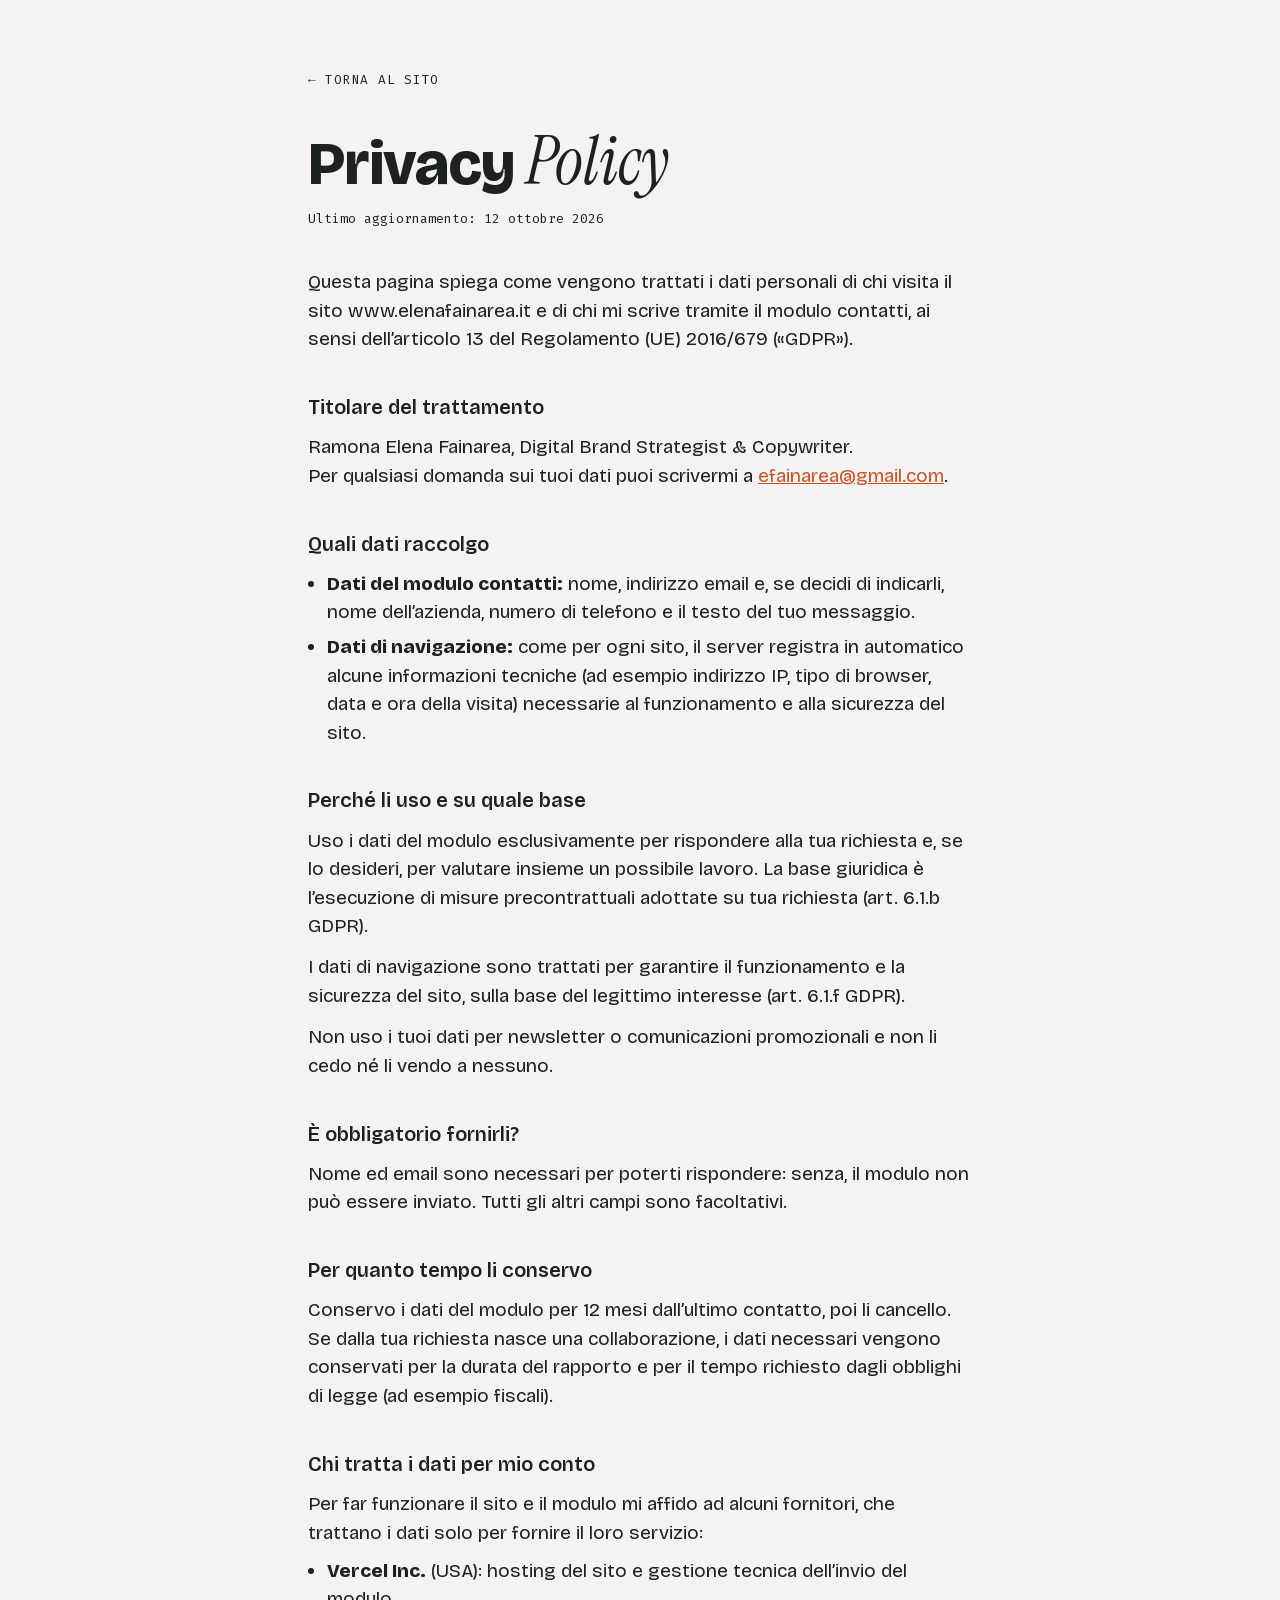
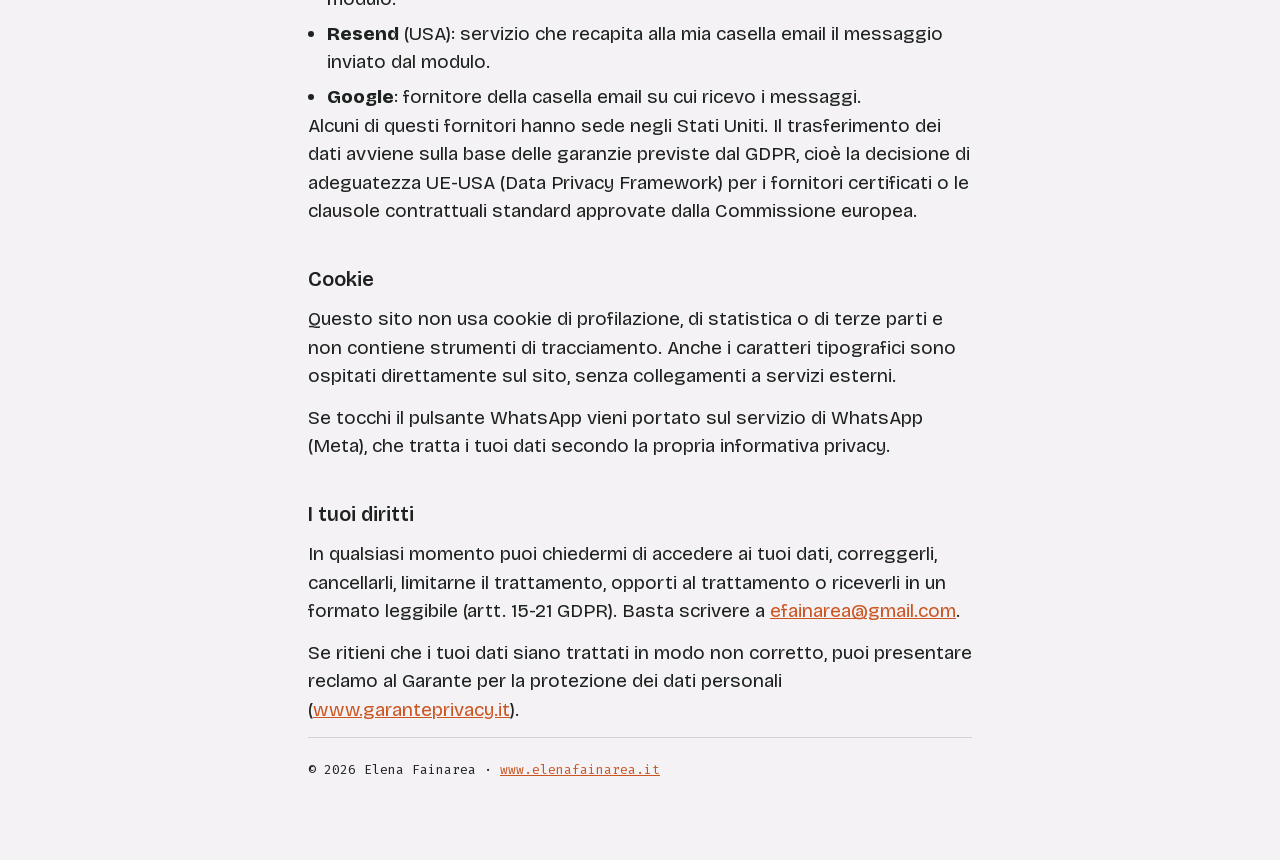
<file: privacy.html>
<!doctype html>
<html lang="it">
<head>
  <meta charset="utf-8">
  <meta name="viewport" content="width=device-width, initial-scale=1, viewport-fit=cover">
  <title>Privacy Policy · Elena Fainarea</title>
  <meta name="description" content="Informativa sul trattamento dei dati personali del sito elenafainarea.it.">
  <meta name="theme-color" content="#F4F2F4">
  <link rel="canonical" href="https://www.elenafainarea.it/privacy">
  <meta name="robots" content="index, follow">
  <link rel="icon" href="/favicon.svg" type="image/svg+xml">
  <link rel="icon" href="/favicon-48.png" sizes="48x48" type="image/png">
  <link rel="apple-touch-icon" href="/apple-touch-icon.png">
  <link rel="preload" href="/fonts/bricolage-grotesque-400-normal-latin.woff2" as="font" type="font/woff2" crossorigin>
  <link rel="stylesheet" href="/fonts/fonts.css">
  <link rel="stylesheet" href="/style.css">
  <style>
    .legal{max-width:760px;margin-inline:auto;padding:clamp(2rem, 6vw, 4rem) var(--gutter) clamp(3rem, 8vw, 5rem)}
    .legal .legal__back{color:var(--ink);display:inline-block;font-family:var(--f-mono);font-size:.8rem;text-transform:uppercase;letter-spacing:.06em;text-decoration:none;margin-bottom:2.5rem}
    .legal .legal__back:hover{color:var(--pink)}
    .legal h1{font-size:clamp(2.2rem, 5vw + 1rem, 3.8rem);line-height:1;font-weight:800;letter-spacing:-.02em;margin-bottom:.8rem}
    .legal h1 .serif{font-size:1.1em}
    .legal__date{font-family:var(--f-mono);font-size:.8rem;color:var(--muted);margin-bottom:2.5rem}
    .legal h2{font-size:1.25rem;font-weight:600;margin:2.4rem 0 .7rem}
    .legal p,.legal li{color:var(--ink)}
    .legal p + p{margin-top:.8rem}
    .legal ul{margin:.6rem 0 0;padding-left:1.2rem;display:grid;gap:.4rem}
    .legal a{color:var(--pink)}
    .legal__foot{margin-top:3.5rem;padding-top:1.4rem;border-top:1px solid rgb(29 33 31 / .15);font-family:var(--f-mono);font-size:.8rem;color:var(--muted)}
  </style>
</head>
<body>
  <main class="legal">
    <a class="legal__back" href="/">← Torna al sito</a>
    <h1>Privacy <em class="serif">Policy</em></h1>
    <p class="legal__date">Ultimo aggiornamento: 12 ottobre 2026</p>

    <p>Questa pagina spiega come vengono trattati i dati personali di chi visita il sito www.elenafainarea.it e di chi mi scrive tramite il modulo contatti, ai sensi dell’articolo 13 del Regolamento (UE) 2016/679 («GDPR»).</p>

    <h2>Titolare del trattamento</h2>
    <p>Ramona Elena Fainarea, Digital Brand Strategist &amp; Copywriter.<br>
    Per qualsiasi domanda sui tuoi dati puoi scrivermi a <a href="mailto:efainarea@gmail.com">efainarea@gmail.com</a>.</p>

    <h2>Quali dati raccolgo</h2>
    <ul>
      <li><strong>Dati del modulo contatti:</strong> nome, indirizzo email e, se decidi di indicarli, nome dell’azienda, numero di telefono e il testo del tuo messaggio.</li>
      <li><strong>Dati di navigazione:</strong> come per ogni sito, il server registra in automatico alcune informazioni tecniche (ad esempio indirizzo IP, tipo di browser, data e ora della visita) necessarie al funzionamento e alla sicurezza del sito.</li>
    </ul>

    <h2>Perché li uso e su quale base</h2>
    <p>Uso i dati del modulo esclusivamente per rispondere alla tua richiesta e, se lo desideri, per valutare insieme un possibile lavoro. La base giuridica è l’esecuzione di misure precontrattuali adottate su tua richiesta (art. 6.1.b GDPR).</p>
    <p>I dati di navigazione sono trattati per garantire il funzionamento e la sicurezza del sito, sulla base del legittimo interesse (art. 6.1.f GDPR).</p>
    <p>Non uso i tuoi dati per newsletter o comunicazioni promozionali e non li cedo né li vendo a nessuno.</p>

    <h2>È obbligatorio fornirli?</h2>
    <p>Nome ed email sono necessari per poterti rispondere: senza, il modulo non può essere inviato. Tutti gli altri campi sono facoltativi.</p>

    <h2>Per quanto tempo li conservo</h2>
    <p>Conservo i dati del modulo per 12 mesi dall’ultimo contatto, poi li cancello. Se dalla tua richiesta nasce una collaborazione, i dati necessari vengono conservati per la durata del rapporto e per il tempo richiesto dagli obblighi di legge (ad esempio fiscali).</p>

    <h2>Chi tratta i dati per mio conto</h2>
    <p>Per far funzionare il sito e il modulo mi affido ad alcuni fornitori, che trattano i dati solo per fornire il loro servizio:</p>
    <ul>
      <li><strong>Vercel Inc.</strong> (USA): hosting del sito e gestione tecnica dell’invio del modulo.</li>
      <li><strong>Resend</strong> (USA): servizio che recapita alla mia casella email il messaggio inviato dal modulo.</li>
      <li><strong>Google</strong>: fornitore della casella email su cui ricevo i messaggi.</li>
    </ul>
    <p>Alcuni di questi fornitori hanno sede negli Stati Uniti. Il trasferimento dei dati avviene sulla base delle garanzie previste dal GDPR, cioè la decisione di adeguatezza UE-USA (Data Privacy Framework) per i fornitori certificati o le clausole contrattuali standard approvate dalla Commissione europea.</p>

    <h2>Cookie</h2>
    <p>Questo sito non usa cookie di profilazione, di statistica o di terze parti e non contiene strumenti di tracciamento. Anche i caratteri tipografici sono ospitati direttamente sul sito, senza collegamenti a servizi esterni.</p>
    <p>Se tocchi il pulsante WhatsApp vieni portato sul servizio di WhatsApp (Meta), che tratta i tuoi dati secondo la propria informativa privacy.</p>

    <h2>I tuoi diritti</h2>
    <p>In qualsiasi momento puoi chiedermi di accedere ai tuoi dati, correggerli, cancellarli, limitarne il trattamento, opporti al trattamento o riceverli in un formato leggibile (artt. 15-21 GDPR). Basta scrivere a <a href="mailto:efainarea@gmail.com">efainarea@gmail.com</a>.</p>
    <p>Se ritieni che i tuoi dati siano trattati in modo non corretto, puoi presentare reclamo al Garante per la protezione dei dati personali (<a href="https://www.garanteprivacy.it" target="_blank" rel="noopener">www.garanteprivacy.it</a>).</p>

    <p class="legal__foot">© 2026 Elena Fainarea · <a href="/">www.elenafainarea.it</a></p>
  </main>
</body>
</html>
</file>
<file: fonts/fonts.css>
/* Font ospitati sul sito (non più caricati da Google Fonts): solo latin e latin-ext */
/* latin-ext */
@font-face {
  font-family: 'Bricolage Grotesque';
  font-style: normal;
  font-weight: 400;
  font-stretch: 100%;
  font-display: swap;
  src: url(/fonts/bricolage-grotesque-400-normal-latin-ext.woff2) format('woff2');
  unicode-range: U+0100-02BA, U+02BD-02C5, U+02C7-02CC, U+02CE-02D7, U+02DD-02FF, U+0304, U+0308, U+0329, U+1D00-1DBF, U+1E00-1E9F, U+1EF2-1EFF, U+2020, U+20A0-20AB, U+20AD-20C4, U+2113, U+2C60-2C7F, U+A720-A7FF;
}
/* latin */
@font-face {
  font-family: 'Bricolage Grotesque';
  font-style: normal;
  font-weight: 400;
  font-stretch: 100%;
  font-display: swap;
  src: url(/fonts/bricolage-grotesque-400-normal-latin.woff2) format('woff2');
  unicode-range: U+0000-00FF, U+0131, U+0152-0153, U+02BB-02BC, U+02C6, U+02DA, U+02DC, U+0304, U+0308, U+0329, U+2000-206F, U+20AC, U+2122, U+2191, U+2193, U+2212, U+2215, U+FEFF, U+FFFD;
}
/* latin-ext */
@font-face {
  font-family: 'Bricolage Grotesque';
  font-style: normal;
  font-weight: 600;
  font-stretch: 100%;
  font-display: swap;
  src: url(/fonts/bricolage-grotesque-400-normal-latin-ext.woff2) format('woff2');
  unicode-range: U+0100-02BA, U+02BD-02C5, U+02C7-02CC, U+02CE-02D7, U+02DD-02FF, U+0304, U+0308, U+0329, U+1D00-1DBF, U+1E00-1E9F, U+1EF2-1EFF, U+2020, U+20A0-20AB, U+20AD-20C4, U+2113, U+2C60-2C7F, U+A720-A7FF;
}
/* latin */
@font-face {
  font-family: 'Bricolage Grotesque';
  font-style: normal;
  font-weight: 600;
  font-stretch: 100%;
  font-display: swap;
  src: url(/fonts/bricolage-grotesque-400-normal-latin.woff2) format('woff2');
  unicode-range: U+0000-00FF, U+0131, U+0152-0153, U+02BB-02BC, U+02C6, U+02DA, U+02DC, U+0304, U+0308, U+0329, U+2000-206F, U+20AC, U+2122, U+2191, U+2193, U+2212, U+2215, U+FEFF, U+FFFD;
}
/* latin-ext */
@font-face {
  font-family: 'Bricolage Grotesque';
  font-style: normal;
  font-weight: 800;
  font-stretch: 100%;
  font-display: swap;
  src: url(/fonts/bricolage-grotesque-400-normal-latin-ext.woff2) format('woff2');
  unicode-range: U+0100-02BA, U+02BD-02C5, U+02C7-02CC, U+02CE-02D7, U+02DD-02FF, U+0304, U+0308, U+0329, U+1D00-1DBF, U+1E00-1E9F, U+1EF2-1EFF, U+2020, U+20A0-20AB, U+20AD-20C4, U+2113, U+2C60-2C7F, U+A720-A7FF;
}
/* latin */
@font-face {
  font-family: 'Bricolage Grotesque';
  font-style: normal;
  font-weight: 800;
  font-stretch: 100%;
  font-display: swap;
  src: url(/fonts/bricolage-grotesque-400-normal-latin.woff2) format('woff2');
  unicode-range: U+0000-00FF, U+0131, U+0152-0153, U+02BB-02BC, U+02C6, U+02DA, U+02DC, U+0304, U+0308, U+0329, U+2000-206F, U+20AC, U+2122, U+2191, U+2193, U+2212, U+2215, U+FEFF, U+FFFD;
}
/* latin-ext */
@font-face {
  font-family: 'Fira Mono';
  font-style: normal;
  font-weight: 400;
  font-display: swap;
  src: url(/fonts/fira-mono-400-normal-latin-ext.woff2) format('woff2');
  unicode-range: U+0100-02BA, U+02BD-02C5, U+02C7-02CC, U+02CE-02D7, U+02DD-02FF, U+0304, U+0308, U+0329, U+1D00-1DBF, U+1E00-1E9F, U+1EF2-1EFF, U+2020, U+20A0-20AB, U+20AD-20C4, U+2113, U+2C60-2C7F, U+A720-A7FF;
}
/* latin */
@font-face {
  font-family: 'Fira Mono';
  font-style: normal;
  font-weight: 400;
  font-display: swap;
  src: url(/fonts/fira-mono-400-normal-latin.woff2) format('woff2');
  unicode-range: U+0000-00FF, U+0131, U+0152-0153, U+02BB-02BC, U+02C6, U+02DA, U+02DC, U+0304, U+0308, U+0329, U+2000-206F, U+20AC, U+2122, U+2191, U+2193, U+2212, U+2215, U+FEFF, U+FFFD;
}
/* latin-ext */
@font-face {
  font-family: 'Fira Mono';
  font-style: normal;
  font-weight: 500;
  font-display: swap;
  src: url(/fonts/fira-mono-500-normal-latin-ext.woff2) format('woff2');
  unicode-range: U+0100-02BA, U+02BD-02C5, U+02C7-02CC, U+02CE-02D7, U+02DD-02FF, U+0304, U+0308, U+0329, U+1D00-1DBF, U+1E00-1E9F, U+1EF2-1EFF, U+2020, U+20A0-20AB, U+20AD-20C4, U+2113, U+2C60-2C7F, U+A720-A7FF;
}
/* latin */
@font-face {
  font-family: 'Fira Mono';
  font-style: normal;
  font-weight: 500;
  font-display: swap;
  src: url(/fonts/fira-mono-500-normal-latin.woff2) format('woff2');
  unicode-range: U+0000-00FF, U+0131, U+0152-0153, U+02BB-02BC, U+02C6, U+02DA, U+02DC, U+0304, U+0308, U+0329, U+2000-206F, U+20AC, U+2122, U+2191, U+2193, U+2212, U+2215, U+FEFF, U+FFFD;
}
/* latin-ext */
@font-face {
  font-family: 'Instrument Serif';
  font-style: italic;
  font-weight: 400;
  font-display: swap;
  src: url(/fonts/instrument-serif-400-italic-latin-ext.woff2) format('woff2');
  unicode-range: U+0100-02BA, U+02BD-02C5, U+02C7-02CC, U+02CE-02D7, U+02DD-02FF, U+0304, U+0308, U+0329, U+1D00-1DBF, U+1E00-1E9F, U+1EF2-1EFF, U+2020, U+20A0-20AB, U+20AD-20C4, U+2113, U+2C60-2C7F, U+A720-A7FF;
}
/* latin */
@font-face {
  font-family: 'Instrument Serif';
  font-style: italic;
  font-weight: 400;
  font-display: swap;
  src: url(/fonts/instrument-serif-400-italic-latin.woff2) format('woff2');
  unicode-range: U+0000-00FF, U+0131, U+0152-0153, U+02BB-02BC, U+02C6, U+02DA, U+02DC, U+0304, U+0308, U+0329, U+2000-206F, U+20AC, U+2122, U+2191, U+2193, U+2212, U+2215, U+FEFF, U+FFFD;
}
</file>
<file: style.css>
/* ============ TOKENS ============ */
:root{
  --ink:#1D211F;
  --paper:#F4F2F4;
  --white:#FFFFFF;
  --blue:#AACEE8;
  --pink:#CB5521;
  --magenta:#CB5521;
  --magenta-soft:#CB5521;
  --peach:#FFBC7D;
  --muted:#5b605d;

  --f-display:"Bricolage Grotesque", system-ui, sans-serif;
  --f-serif:"Instrument Serif", Georgia, serif;
  --f-mono:"Fira Mono", ui-monospace, monospace;

  --gutter:clamp(16px, 4vw, 48px);
  --max:1240px;
  --nav-h:68px;

  --expo:cubic-bezier(.16,1,.3,1);
  --inout:cubic-bezier(.65,0,.35,1);
  --elastic:cubic-bezier(.34,1.56,.64,1);
}
@supports (transition-timing-function: linear(0, 1)){
  :root{
    --elastic:linear(0, .009, .035 2.1%, .141, .281 6.7%, .723 12.9%, .938 16.7%, 1.017, 1.077, 1.121, 1.149 24.3%, 1.159, 1.163, 1.161, 1.154 29.9%, 1.129 32.8%, 1.051 39.6%, 1.017 43.1%, .991, .977 51%, .975 57.1%, .997 69.8%, 1.003 76.9%, 1);
  }
}

/* ============ BASE ============ */
*,*::before,*::after{box-sizing:border-box}
html{-webkit-text-size-adjust:100%;overflow-x:clip;scroll-behavior:smooth;scroll-padding-top:var(--nav-h)}
body{
  margin:0;background:var(--paper);color:var(--ink);
  font-family:var(--f-display);font-size:clamp(16px, 1.05vw + 12px, 19px);line-height:1.5;
  -webkit-font-smoothing:antialiased;overflow-x:clip;
}
img{max-width:100%;display:block}
a{color:inherit}
h1,h2,h3,p{margin:0}
button{font:inherit;color:inherit;background:none;border:0;cursor:pointer;padding:0}
::selection{background:var(--pink)}
.sr{position:absolute;width:1px;height:1px;overflow:hidden;clip:rect(0 0 0 0);white-space:nowrap}
.skip{position:absolute;left:-999px;top:8px;z-index:100;background:var(--ink);color:var(--paper);padding:8px 14px;border-radius:99px}
.skip:focus{left:8px}
:focus-visible{outline:2px solid var(--magenta);outline-offset:3px;border-radius:6px}

.wrap{max-width:var(--max);margin-inline:auto;padding-inline:var(--gutter)}
.serif{font-family:var(--f-serif);font-style:italic;font-weight:400;letter-spacing:0}
.label{font-family:var(--f-mono);font-size:.78rem;letter-spacing:.08em;text-transform:uppercase;margin-bottom:1.2rem}
.label--soft{color:var(--muted);margin:2rem 0 1rem}
.label--light{color:var(--pink)}

.h2{
  font-weight:800;font-size:clamp(2.6rem, 7.5vw, 6.2rem);line-height:.95;letter-spacing:-.035em;
  margin-bottom:clamp(2rem, 5vw, 3.5rem);
}
.h2 .serif{font-size:1.12em;line-height:.8}
.h2--xl{font-size:clamp(3.4rem, 11vw, 8rem)}

/* ============ PILL BUTTONS ============ */
.pill{
  display:inline-flex;align-items:center;gap:.5em;
  padding:.85em 1.4em;border-radius:999px;text-decoration:none;
  font-weight:600;font-size:.95rem;line-height:1;white-space:nowrap;
  border:2px solid var(--ink);
  transition:background .3s,color .3s;
  will-change:transform;
}
.pill--ink{background:var(--ink);color:var(--paper)}
.pill--ink:hover{background:var(--magenta);border-color:var(--magenta)}
.pill--line:hover{background:var(--blue)}
.pill--pink{background:var(--pink);border-color:var(--pink);color:var(--white)}
.pill--pink:hover{background:var(--paper);border-color:var(--paper)}
.pill__arrow{display:inline-block;transition:transform .5s var(--elastic)}
.pill:hover .pill__arrow{transform:translate(2px,-2px) rotate(45deg)}

/* ============ NAV ============ */
.nav{position:fixed;inset:0 0 auto;z-index:50;transition:transform .5s var(--expo)}
.nav__bar{
  height:var(--nav-h);display:flex;align-items:center;gap:1.5rem;
  padding-inline:var(--gutter);position:relative;z-index:2;
  transition:background .3s, box-shadow .3s;
}
.nav--solid .nav__bar{background:rgb(244 242 244 / .82);backdrop-filter:blur(12px);-webkit-backdrop-filter:blur(12px);box-shadow:0 1px 0 rgb(29 33 31 / .08)}
.nav--hide{transform:translateY(-100%)}
.nav__logo{font-weight:800;font-size:1.6rem;letter-spacing:-.04em;text-decoration:none;margin-right:auto}
.nav__logo span{color:var(--magenta)}
.nav__links{display:none;gap:.4rem;font-size:.95rem}
.nav__links a{text-decoration:none;padding:.45em .9em;border-radius:99px;position:relative;transition:background .3s}
.nav__links a:hover{background:rgb(29 33 31 / .07)}
.nav__links a.is-active{background:var(--ink);color:var(--paper)}
.nav__cta{display:none}

.nav__toggle{width:46px;height:46px;border-radius:50%;background:var(--ink);display:grid;place-content:center;gap:6px}
.nav__toggle i{display:block;width:20px;height:2px;background:var(--paper);border-radius:2px;transition:transform .5s var(--elastic)}
.nav--open .nav__toggle i:first-of-type{transform:translateY(4px) rotate(45deg)}
.nav--open .nav__toggle i:last-of-type{transform:translateY(-4px) rotate(-45deg)}
.nav--open .nav__bar{background:transparent;box-shadow:none;backdrop-filter:none;-webkit-backdrop-filter:none;color:var(--paper)}
.nav--open .nav__toggle{background:var(--pink)}
.nav--open .nav__toggle i{background:var(--ink)}

.menu{
  position:fixed;inset:0;z-index:1;background:var(--ink);color:var(--paper);
  display:flex;flex-direction:column;justify-content:center;padding:calc(var(--nav-h) + 1rem) var(--gutter) 2rem;
  clip-path:circle(0% at calc(100% - var(--gutter) - 23px) calc(var(--nav-h) / 2));
  visibility:hidden;transition:clip-path .7s var(--inout), visibility 0s .7s;
}
.nav--open .menu{clip-path:circle(150% at calc(100% - var(--gutter) - 23px) calc(var(--nav-h) / 2));visibility:visible;transition:clip-path .8s var(--inout)}
.menu ul{list-style:none;margin:0;padding:0}
.menu li, .menu__foot{overflow:hidden}
.menu a{
  display:flex;align-items:baseline;gap:.6rem;text-decoration:none;
  font-weight:800;font-size:clamp(2.8rem, 13vw, 5rem);letter-spacing:-.04em;line-height:1.08;
  transform:translateY(110%);transition:transform .7s var(--expo), color .3s;
}
.menu a small{font-family:var(--f-mono);font-size:.8rem;font-weight:400;letter-spacing:0;color:var(--pink)}
.menu a:hover{color:var(--pink)}
.nav--open .menu a{transform:none;transition-delay:calc(.25s + var(--i) * .07s)}
.menu__foot{margin-top:2.5rem;font-family:var(--f-mono)}
.menu__foot a{font-size:1rem;font-weight:400;letter-spacing:0;font-family:var(--f-mono)}

@media (min-width:900px){
  .nav__links{display:flex}
  .nav__cta{display:inline-flex}
  .nav__toggle,.menu{display:none}
}

/* ============ REVEAL SYSTEM ============ */
.riga{display:block;overflow:hidden;padding-bottom:.1em;margin-bottom:-.1em}
.riga__in{display:inline-block}
.riga.is-done{overflow:visible}
.js [data-title] .riga__in{transform:translateY(115%) rotate(3deg);transform-origin:0 100%;transition:transform 1.1s var(--expo);transition-delay:calc(var(--i, 0) * 90ms)}
.js [data-title].is-in .riga__in{transform:none}

.js [data-up]{opacity:0;transform:translateY(28px);transition:opacity .9s var(--expo), transform .9s var(--expo);transition-delay:var(--d, 0s)}
.js [data-up].is-in{opacity:1;transform:none}

/* underline drawn by hand */
.hand{position:relative;display:inline-block}
.tratto{position:absolute;left:-2%;bottom:-.08em;width:104%;height:.28em;overflow:visible}
.tratto path{fill:none;stroke:var(--magenta);stroke-width:5;stroke-linecap:round;stroke-dasharray:220;stroke-dashoffset:0}
.js .tratto path{stroke-dashoffset:220;transition:stroke-dashoffset 1s var(--inout) .7s}
.js .is-in .tratto path{stroke-dashoffset:0}

/* ============ HERO ============ */
.hero{
  --marker:#FFE95C;
  position:relative;text-align:center;min-height:100svh;
  display:grid;grid-template-rows:auto auto auto auto auto minmax(var(--scene-min), 1fr);justify-items:center;
  --scene-min:290px;
  padding:calc(var(--nav-h) + clamp(.75rem, 3svh, 2.5rem)) var(--gutter) 0;
}
.hero__kicker{
  position:relative;display:inline-block;font-family:var(--f-serif);font-style:italic;font-size:clamp(1.25rem, 1vw + 1rem, 1.6rem);
  line-height:1;rotate:-2deg;margin-bottom:clamp(.8rem, 2.2svh, 1.4rem);padding:0 .2em .35em;
}
.kicker__line{position:absolute;left:0;right:0;bottom:0;width:100%;height:.5em;overflow:visible}
.kicker__line path{fill:none;stroke:var(--magenta);stroke-width:3;stroke-linecap:round}
.kicker__arrow{position:absolute;right:-2.1em;top:.1em;width:1.7em;height:1.7em;overflow:visible}
.kicker__arrow path{fill:none;stroke:var(--ink);stroke-width:2.2;stroke-linecap:round;stroke-linejoin:round}
.js .kicker__line path,.js .kicker__arrow path{stroke-dasharray:1;stroke-dashoffset:1}
.js .hero__kicker.is-in .kicker__line path{stroke-dashoffset:0;transition:stroke-dashoffset .9s var(--inout) .55s}
.js .hero__kicker.is-in .kicker__arrow path{stroke-dashoffset:0;transition:stroke-dashoffset .7s var(--inout) 1.3s}
.js .hero__kicker span{display:inline-block;clip-path:inset(0 100% 0 0);transition:clip-path .9s cubic-bezier(.5,0,.3,1) .1s}
.js .hero__kicker.is-in span{clip-path:inset(0 0 0 0)}
.js .hero__kicker{opacity:1;transform:none}
@media (max-width:520px){.kicker__arrow{display:none}}
.hero__title{
  font-weight:800;font-size:clamp(2.2rem, min(6.6vw, 8.6svh), 5.6rem);line-height:1.02;letter-spacing:.02em;
  max-width:16ch;margin-bottom:clamp(.9rem, 2.4svh, 1.6rem);text-wrap:balance;
}
@media (min-width:900px){.hero__title{max-width:none}}
.hero__title .riga{padding-bottom:.14em;margin-bottom:-.14em}
.hl-word{
  color:inherit;padding:0 .12em;margin:0 -.04em;border-radius:3px;
  background:linear-gradient(var(--marker), var(--marker)) left 60% / 100% 78% no-repeat;
  -webkit-box-decoration-break:clone;box-decoration-break:clone;
}
.js .hl-word{background-size:0% 78%;transition:background-size 1s var(--inout) 1.1s}
.js .is-in .hl-word{background-size:100% 78%}
.hero__text{max-width:600px;font-size:clamp(1rem, .5vw + .9rem, 1.25rem);line-height:1.5;margin-bottom:clamp(1rem, 3svh, 2rem)}
.hero__btns{display:flex;flex-wrap:wrap;justify-content:center;gap:.7rem}
.btn{
  display:inline-flex;align-items:center;gap:.6em;border-radius:6px;border:1.5px solid var(--ink);
  padding:1rem 1.8rem;font-weight:600;font-size:1rem;text-decoration:none;line-height:1.2;
  transition:background .3s, color .3s, box-shadow .3s, transform .4s var(--elastic);
}
.btn--ink{background:var(--ink);color:var(--paper);box-shadow:0 1px 2px rgb(0 0 0 / .05)}
.btn--ink:hover{background:var(--magenta);border-color:var(--magenta);transform:translateY(-2px)}
.btn--line{background:transparent;color:var(--ink)}
.btn--line:hover{background:var(--marker);transform:translateY(-2px)}
.btn span{display:inline-block;transition:transform .5s var(--elastic)}
.btn:hover span{transform:translateX(3px)}
.hero__note{margin-top:.7rem;font-size:.85rem;color:var(--muted)}
.hero .scene{grid-row:6;align-self:stretch;justify-self:stretch;margin:clamp(.5rem, 2svh, 1.5rem) calc(-1 * var(--gutter)) 0;padding:0;width:calc(100% + 2 * var(--gutter));max-width:none;min-height:0;position:relative}
.hero .scene__svg{position:absolute;inset:0;width:100%;height:100%}
@media (max-width:520px){.hero__btns{flex-direction:column;justify-self:stretch;gap:.5rem}.btn{justify-content:center;padding:.8rem 1.2rem}.hero__note{display:none}}

/* floating shapes */
.shapes{position:absolute;inset:0;pointer-events:none;overflow:hidden}
.shape{position:absolute;display:block;translate:0 var(--py, 0px);will-change:translate}
.shape--blue{width:clamp(140px, 30vw, 380px);aspect-ratio:1;background:var(--blue);border-radius:50% 50% 50% 0;top:12%;right:-6%;animation:spin 22s linear infinite}
.shape--pink{width:clamp(90px, 16vw, 210px);aspect-ratio:1;background:var(--pink);border-radius:50%;top:44%;right:18%;animation:bob 6s ease-in-out infinite alternate}
.shape--star{font-size:clamp(3rem, 7vw, 6rem);color:var(--magenta);top:16%;right:30%;line-height:1;animation:spin 14s linear infinite reverse}
@keyframes spin{to{rotate:360deg}}
@keyframes bob{to{transform:translateY(-24px) scale(1.06)}}
@media (max-width:700px){
  .shape--pink{top:30%;right:4%}
  .shape--star{top:13%;right:44%}
}

/* ============ MARQUEE ============ */
.marquee{background:var(--ink);color:var(--paper);overflow:hidden;padding:1.1rem 0;transform:rotate(-1.5deg);margin:1rem -10px 0;position:relative;z-index:2}
.marquee__track{display:flex;width:max-content;gap:1.4rem;align-items:center;will-change:transform;font-weight:800;font-size:clamp(1.8rem, 5vw, 3.6rem);letter-spacing:-.03em;white-space:nowrap}
.marquee__track b{color:var(--pink);font-weight:400}
.marquee__track span:nth-of-type(even){font-family:var(--f-serif);font-style:italic;font-weight:400}

/* ============ ABOUT ============ */
.about{padding:clamp(5rem, 12vw, 10rem) 0}
.about__grid{display:grid;gap:3rem}
@media (min-width:900px){.about__grid{grid-template-columns:5fr 7fr;gap:5rem;align-items:start}}
.about__photo{position:relative;max-width:440px}
@media (min-width:900px){.about__photo{position:sticky;top:calc(var(--nav-h) + 2rem)}}
.photo{aspect-ratio:4/5;border-radius:999px 999px 28px 28px;background:#F4F0EC;overflow:hidden;display:grid;place-items:center;border:2px solid var(--ink)}
.photo img{width:100%;height:100%;object-fit:cover}
.photo__ph{font-family:var(--f-serif);font-style:italic;font-size:clamp(9rem, 30vw, 16rem);line-height:1;color:var(--ink)}
.sticker{
  position:absolute;right:-4%;bottom:12%;width:clamp(86px, 22vw, 120px);aspect-ratio:1;border-radius:50%;
  background:var(--peach);border:2px solid var(--ink);display:grid;place-items:center;
  font-family:var(--f-serif);font-style:italic;font-size:clamp(1.6rem, 5vw, 2.1rem);rotate:-12deg;
  animation:bob 3.5s ease-in-out infinite alternate;
}
.about__text{display:grid;gap:1rem;max-width:58ch;font-size:clamp(1.05rem, .6vw + .85rem, 1.25rem)}

.traits{list-style:none;margin:0;padding:0;display:flex;flex-wrap:wrap;gap:.6rem}
.trait{
  padding:.6em 1.1em;border-radius:999px;border:2px solid var(--ink);font-weight:600;font-size:.95rem;
  rotate:var(--r, 0deg);transition:rotate .5s var(--elastic), scale .5s var(--elastic);
}
.trait:hover{rotate:0deg;scale:1.06}
.trait--blue{background:var(--blue)}
.trait--pink{background:var(--pink)}
.trait--peach{background:var(--peach)}
.trait--mag{background:var(--magenta);color:var(--white)}
.trait--line{background:transparent}
.trait--terra{background:#CB5521;color:var(--white)}
.trait--mint{background:#D5F5C2}
.js .trait{opacity:0;transform:translateY(-160px)}
.js .traits.is-in .trait{opacity:1;transform:none;transition:transform 1s var(--elastic), opacity .3s, rotate .5s var(--elastic), scale .5s var(--elastic);transition-delay:calc(var(--i) * 90ms)}

/* ============ SERVICES ============ */
.services{padding:clamp(5rem, 12vw, 9rem) 0;background:var(--white);border-radius:clamp(28px, 5vw, 64px) clamp(28px, 5vw, 64px) 0 0}
.svc{list-style:none;margin:0;padding:0;border-bottom:2px solid var(--ink)}
.svc__item{border-top:2px solid var(--ink);position:relative;isolation:isolate}
.svc__item::before{
  content:"";position:absolute;inset:0;z-index:-1;background:var(--c);
  transform:scaleY(0);transform-origin:bottom;transition:transform .55s var(--expo);
}
.svc__item.is-open::before{transform:scaleY(1)}
@media (hover:hover){.svc__item:hover::before{transform:scaleY(1)}}
.svc__head{
  width:100%;display:grid;grid-template-columns:auto 1fr auto;align-items:center;gap:clamp(.8rem, 3vw, 2.5rem);
  padding:clamp(1.2rem, 3vw, 2rem) clamp(.3rem, 1.5vw, 1.2rem);text-align:left;
}
.svc__n{font-family:var(--f-mono);font-size:.85rem}
.svc__t{font-weight:800;font-size:clamp(1.5rem, 4.6vw, 3.4rem);letter-spacing:-.035em;line-height:1;transition:transform .55s var(--expo)}
@media (hover:hover){.svc__item:hover .svc__t{transform:translateX(.4rem)}}
.svc__plus{width:clamp(36px, 6vw, 52px);aspect-ratio:1;border:2px solid var(--ink);border-radius:50%;position:relative;transition:transform .6s var(--elastic), background .3s}
.svc__plus::before,.svc__plus::after{content:"";position:absolute;inset:50% 26%;height:2px;margin-top:-1px;background:currentColor}
.svc__plus::after{transform:rotate(90deg)}
.svc__item.is-open .svc__plus{transform:rotate(135deg);background:var(--ink);color:var(--paper)}
.svc__body{display:grid;grid-template-rows:0fr;transition:grid-template-rows .6s var(--expo)}
.svc__body > div{overflow:hidden}
.svc__body p{padding:0 clamp(.3rem, 1.5vw, 1.2rem) clamp(1.4rem, 3vw, 2.2rem);max-width:56ch;font-size:clamp(1rem, .5vw + .85rem, 1.2rem)}
@media (min-width:700px){.svc__body p{margin-left:calc(clamp(.8rem, 3vw, 2.5rem) + 2.2ch)}}
.svc__item.is-open .svc__body{grid-template-rows:1fr}
.js .svc__item{opacity:0;transform:translateY(40px);transition:opacity .8s var(--expo), transform .8s var(--expo);transition-delay:calc(var(--i) * 70ms)}
.js .svc.is-in .svc__item{opacity:1;transform:none}

/* ============ METHOD ============ */
.method{padding:clamp(5rem, 12vw, 9rem) 0;background:var(--blue)}
.method__intro{max-width:44ch;font-size:clamp(1.05rem, .6vw + .85rem, 1.3rem);margin:-1rem 0 clamp(3rem, 7vw, 5rem)}
.steps{list-style:none;margin:0;padding:0;position:relative;display:grid;gap:clamp(2.5rem, 6vw, 4rem);max-width:820px}
.steps__line{position:absolute;left:calc(clamp(48px, 8vw, 64px) / 2 - 1px);top:0;bottom:0;width:2px;background:rgb(29 33 31 / .2)}
.steps__fill{position:absolute;inset:0;background:var(--ink);transform:scaleY(var(--p, 0));transform-origin:top}
.step{display:grid;grid-template-columns:clamp(48px, 8vw, 64px) 1fr;gap:clamp(1rem, 3vw, 2.2rem);align-items:start;position:relative}
.step__dot{
  width:100%;aspect-ratio:1;border-radius:50%;display:grid;place-items:center;
  background:var(--paper);border:2px solid var(--ink);font-family:var(--f-mono);font-weight:500;
  transition:background .4s, color .4s, transform .6s var(--elastic);
}
.step.is-active .step__dot{background:var(--ink);color:var(--pink);transform:scale(1.12) rotate(-8deg)}
.step__c{padding-top:.3rem;transition:opacity .5s, transform .6s var(--expo)}
.js .step:not(.is-active) .step__c{opacity:.35;transform:translateX(10px)}
.step h3{font-weight:800;font-size:clamp(1.7rem, 4vw, 2.8rem);letter-spacing:-.035em;line-height:1;margin-bottom:.6rem}
.step p{max-width:48ch}

/* ============ CONTACT ============ */
.contact{position:relative;background:var(--ink);color:var(--paper);padding:clamp(5rem, 12vw, 9rem) 0 0;overflow:hidden}
.shape--c1{width:clamp(160px, 30vw, 420px);top:-8%;right:-10%;top:-60px;opacity:.9}
.shape--c2{width:clamp(110px, 18vw, 240px);border-radius:50% 50% 0 50%;bottom:22%;left:-8%;top:auto;animation:spin 26s linear infinite;opacity:.9}
.contact__grid{display:grid;gap:3.5rem;position:relative;z-index:1}
@media (min-width:960px){.contact__grid{grid-template-columns:minmax(0,1fr) minmax(360px,480px);gap:5rem;align-items:end}}
.contact .serif{color:var(--pink)}
.contact__text{max-width:42ch;font-size:clamp(1.05rem, .6vw + .85rem, 1.3rem);margin:-1rem 0 1.8rem}
.contact__mail{font-family:var(--f-serif);font-style:italic;font-size:clamp(1.4rem, 3vw, 1.9rem);text-decoration:none;border-bottom:2px solid var(--pink);line-height:1.1;display:inline-block}
.contact__mail:hover{color:var(--pink)}

.form{background:var(--paper);color:var(--ink);border-radius:clamp(22px, 3vw, 36px);padding:clamp(1.4rem, 4vw, 2.6rem);display:grid;gap:1.2rem}
.field{display:grid;gap:.3rem}
.field span{font-family:var(--f-mono);font-size:.75rem;text-transform:uppercase;letter-spacing:.06em}
.field input,.field textarea{
  font:inherit;font-size:16px;color:var(--ink);background:transparent;border:0;border-bottom:2px solid var(--ink);
  padding:.55rem 0;border-radius:0;resize:vertical;transition:border-color .3s;
}
.field input:focus,.field textarea:focus{outline:none;border-color:var(--magenta)}
.check{display:flex;gap:.6rem;align-items:center;font-size:.95rem;cursor:pointer}
.check input{width:20px;height:20px;accent-color:var(--magenta)}
.form__btn{justify-self:start;border-color:var(--ink);background:var(--pink);color:var(--white)}
.form__btn:hover{background:var(--ink);color:var(--paper)}
.form__ok{font-weight:600;color:var(--magenta)}
.form__privacy{font-size:.8rem;color:var(--muted)}
.form__privacy a:hover{color:var(--magenta)}

.foot{
  display:flex;flex-wrap:wrap;gap:1rem 2rem;justify-content:space-between;
  margin-top:clamp(4rem, 10vw, 7rem);padding-block:1.6rem calc(1.6rem + env(safe-area-inset-bottom));
  border-top:1px solid rgb(244 242 244 / .2);font-family:var(--f-mono);font-size:.8rem;position:relative;z-index:1;
}
.foot a{text-decoration:none}
.foot a:hover{color:var(--pink)}
.foot__social{display:flex;gap:1.2rem}

/* ============ PROBLEMA ============ */
.problem{padding:clamp(5rem, 12vw, 9rem) 0 clamp(2rem, 5vw, 4rem)}
.pains{list-style:none;margin:0;padding:0;display:grid;gap:1rem}
@media (min-width:760px){.pains{grid-template-columns:repeat(2, minmax(0,1fr));gap:1.2rem}}
.pain{
  background:var(--c);border:2px solid var(--ink);border-radius:clamp(20px, 3vw, 32px);
  padding:clamp(1.4rem, 3.5vw, 2.4rem);display:grid;gap:.8rem;align-content:start;
  transition:transform .6s var(--elastic), box-shadow .4s;
}
@media (hover:hover){.pain:hover{transform:translateY(-4px) rotate(-.6deg);box-shadow:6px 6px 0 var(--ink)}}
.pain__n{font-family:var(--f-mono);font-size:.85rem}
.pain h3{font-weight:800;font-size:clamp(1.35rem, 2.6vw, 2rem);letter-spacing:-.03em;line-height:1.05}
.pain p{max-width:52ch}
.pain--dark{color:var(--white)}
.js .pain{opacity:0;transform:translateY(40px);transition:opacity .8s var(--expo), transform .8s var(--expo);transition-delay:calc(var(--i) * 90ms)}
.js .pains.is-in .pain{opacity:1;transform:none}

/* ============ ABOUT extras ============ */
.about__lead{font-weight:600;font-size:1.15em;line-height:1.3;letter-spacing:-.01em}
.about__text .serif{font-size:1.15em}
.about__text--after{margin-top:2rem}
.about__cta{margin-top:2rem}

/* ============ SERVICES intro ============ */
.svc__intro{display:grid;gap:1rem;max-width:58ch;font-size:clamp(1.05rem, .6vw + .85rem, 1.25rem);margin:-1rem 0 clamp(2.5rem, 6vw, 4rem)}
.svc__body strong{font-weight:600}

/* ============ METHOD extras ============ */
.step__lead{font-weight:600;margin-bottom:.4rem}
.extras{display:grid;gap:1.2rem;margin-top:clamp(3.5rem, 8vw, 6rem)}
@media (min-width:900px){.extras{grid-template-columns:1fr 1fr;align-items:start}}
.extra{position:relative;border:2px solid var(--ink);border-radius:clamp(22px, 3vw, 36px);padding:clamp(1.5rem, 4vw, 2.6rem);display:grid;gap:1rem}
.extra .label{margin-bottom:0}
.extra h3{font-weight:800;font-size:clamp(1.5rem, 3vw, 2.2rem);letter-spacing:-.03em;line-height:1.05}
.extra h3 .serif{font-size:1.1em}
.extra--line{background:var(--paper)}
.extra--ink{background:var(--ink);color:var(--paper)}
.extra--ink .label, .extra--ink .serif{color:var(--pink)}
.extra__badge{
  position:absolute;top:-22px;right:clamp(16px, 4vw, 32px);width:64px;aspect-ratio:1;border-radius:50%;
  background:var(--peach);color:var(--ink);border:2px solid var(--ink);display:grid;place-items:center;
  font-family:var(--f-mono);font-weight:500;font-size:.85rem;rotate:-10deg;
}
.method__cta{margin-top:clamp(2rem, 5vw, 3rem)}

/* ============ FAQ ============ */
.faq{padding:clamp(5rem, 12vw, 9rem) 0;background:var(--white)}
.faq__grid{display:grid;gap:2.5rem}
@media (min-width:960px){.faq__grid{grid-template-columns:5fr 7fr;gap:5rem;align-items:start}.faq__head{position:sticky;top:calc(var(--nav-h) + 2rem)}}
.faq__list{border-bottom:2px solid var(--ink)}
.qa{border-top:2px solid var(--ink)}
.qa summary{
  list-style:none;cursor:pointer;display:grid;grid-template-columns:1fr auto;gap:1rem;align-items:center;
  padding:1.2rem 0;font-weight:600;font-size:clamp(1.05rem, .8vw + .8rem, 1.3rem);line-height:1.25;
}
.qa summary::-webkit-details-marker{display:none}
.qa summary::after{
  content:"+";width:36px;aspect-ratio:1;border:2px solid var(--ink);border-radius:50%;display:grid;place-items:center;
  font-weight:400;font-size:1.3rem;line-height:1;transition:transform .5s var(--elastic), background .3s, color .3s;
}
.qa[open] summary::after{transform:rotate(135deg);background:var(--ink);color:var(--paper)}
@media (hover:hover){.qa summary:hover{color:var(--magenta)}}
.qa__a{display:grid;gap:.8rem;padding:0 0 1.4rem;max-width:60ch;color:var(--muted)}

/* ============ CONTACT extras ============ */
.contact__text{display:grid;gap:1rem}
.field textarea::placeholder{color:var(--muted);opacity:.8}

/* ============ SCENA ANIMATA ============ */
.scene{position:relative;max-width:1400px;margin:clamp(-1rem, -2vw, 0rem) auto -.5rem;padding-inline:var(--gutter);z-index:1}
.scene__svg{display:block;width:100%;height:auto;overflow:visible}
.scene .draw,.scene .ln,.scene .body,.scene .cord{stroke:var(--ink);stroke-width:3;stroke-linecap:round;stroke-linejoin:round}
.scene .draw:not([fill]),.scene .ln,.scene .cord{fill:none}
.scene .body{fill:var(--white)}
.scene .ln.thin{stroke-width:2}
.scene .dots{stroke:var(--ink);stroke-width:4;stroke-linecap:round}
.scene .dot{fill:var(--ink)}
.scene .note{stroke:var(--ink);stroke-width:2.5}
.scene .strand{fill:none;stroke:#C9973A;stroke-width:2.5;stroke-linecap:round}
.scene .arm-o{fill:none;stroke:var(--ink);stroke-width:21;stroke-linecap:round}
.scene .arm-s{fill:none;stroke:#F4BFA4;stroke-width:15;stroke-linecap:round}
.sc-logo{font-size:26px;fill:var(--magenta)}
.laptop{transform-box:fill-box;transform-origin:50% 100%}
.scene.is-writing .laptop{animation:bob-l .5s ease-in-out infinite alternate}
@keyframes bob-l{to{translate:0 -2px}}
.sc-mono{font-family:var(--f-mono);font-size:15px;fill:var(--ink);letter-spacing:.06em}
.sc-star{font-size:48px;fill:var(--magenta)}
.sc-star--s{font-size:28px}
.sc-mono--s{font-size:12px}
.scene .ln-m{stroke:var(--magenta);stroke-width:3}
.scene{--marker-l:#FFF6B8}
.sc-q{font-family:var(--f-display);font-size:22px;fill:var(--paper)}
.sc-name{font-family:var(--f-display);font-weight:800;font-size:26px;fill:var(--ink);letter-spacing:-.02em}
.sc-a{font-family:var(--f-display);font-weight:600;font-size:25px;fill:var(--ink)}
.sc-under{stroke:var(--magenta);stroke-width:3;fill:none;stroke-linecap:round}
.sc-rule{stroke:var(--ink);stroke-width:2;fill:none}
.sc-meta{font-family:var(--f-mono);font-size:17px;fill:var(--muted)}
.sc-ph{fill:#E6E2E6}
.sc-bub{font-family:var(--f-serif);font-style:italic;font-size:28px;fill:var(--ink);text-anchor:middle}
.bub path{stroke:var(--ink);stroke-width:2.5;stroke-linejoin:round}

/* entrata */
.js .scene .draw,.js .scene .cord{stroke-dasharray:1;stroke-dashoffset:1;transition:stroke-dashoffset 1.6s var(--inout) var(--d, 0s)}
.js .scene.is-in .draw,.js .scene.is-in .cord{stroke-dashoffset:0}
.js .scene .doodle .dot,.js .scene .doodle .note,.js .scene .doodle text,.js .scene .dot2{opacity:0;transition:opacity .6s 1s}
.js .scene.is-in .doodle .dot,.js .scene.is-in .doodle .note,.js .scene.is-in .doodle text,.js .scene.is-in .dot2{opacity:1}
.pp__in,.elena__in,.card,.bub__in,.pp__head,.elena__head,.elena__hand,.wave,.pen,.card__q{transform-box:fill-box}
.js .scene .pp__in{transform:translateY(220px);transition:transform 1.1s var(--elastic) calc(var(--d) + .3s)}
.js .scene.is-in .pp__in{transform:none}
.js .scene .elena__in{transform:translateY(260px);transition:transform 1.2s var(--elastic) .15s}
.js .scene.is-in .elena__in{transform:none}
.js .scene .card{opacity:0;transform:translateY(30px) scale(.96);transform-origin:50% 100%;transition:opacity .6s, transform 1s var(--expo)}
.js .scene.is-in .card{opacity:1;transform:none}

/* fumetti */
.bub__in{transform:scale(0) rotate(-12deg);transform-origin:50% 100%;transition:transform .5s var(--inout)}
.bub.is-on .bub__in{transform:none;transition:transform .8s var(--elastic)}

/* persone che parlano */
.pp__head{transform-origin:50% 100%}
.pp.is-talk .pp__head{animation:talk .45s ease-in-out infinite alternate}
.pp.is-talk .mouth{animation:mouth .25s ease-in-out infinite alternate;transform-box:fill-box;transform-origin:50% 0}
@keyframes talk{from{rotate:-2deg}to{rotate:3deg translate:0 -2px}}
@keyframes mouth{from{scale:1 1}to{scale:1 1.9}}
.wave{transform-origin:50% 100%;animation:wave 1.6s ease-in-out infinite}
@keyframes wave{0%,60%,100%{rotate:0deg}70%{rotate:-12deg}80%{rotate:8deg}90%{rotate:-6deg}}

/* Elena */
.elena__head{transform-origin:40% 100%;animation:nod 5s ease-in-out infinite alternate}
@keyframes nod{from{rotate:0deg}to{rotate:4deg}}
.elena__hand{transform-origin:80% 90%}
.scene.is-writing .elena__hand{animation:type .16s steps(2) infinite alternate}
@keyframes type{from{translate:0 0}to{translate:0 -2px}}
.pen{transition:opacity .3s}
.scene:not(.is-writing) .pen{opacity:0}
.card__q{transform-origin:0% 50%}
.card__q.is-pop{animation:pop .7s var(--elastic)}
@keyframes pop{from{scale:.85;opacity:.2}to{scale:1;opacity:1}}

/* scena su mobile: inquadratura stretta, due persone vicine a Elena */
@media (max-width:700px){
  .hero{--scene-min:300px}
  .hero__text{font-size:.98rem}
  .btn{padding:1rem 1.2rem}
  .scene .doodle,.scene .pp:not(.pp--5):not(.pp--6),.scene .bub:not(.bub--5):not(.bub--6){display:none}
  .scene .pp--5{transform:translate(930px,600px) scale(.95)}
  .scene .pp--6{transform:translate(1470px,600px) scale(-.95,.95)}
  .scene .bub--5{transform:translate(985px,500px)}
  .scene .bub--6{transform:translate(1415px,500px)}
}
@media (prefers-reduced-motion:reduce){
  .js .scene .draw,.js .scene .cord{stroke-dashoffset:0}
}

/* ============ PC con la foto di Elena ============ */
.about__photo{max-width:480px}
.pc{display:block;width:100%;height:auto;overflow:visible}
.pc__ln{stroke:var(--ink);stroke-width:3;stroke-linejoin:round}
.pc__ln--2{stroke-width:2}
.pc__ln--1{stroke-width:1.5}
.pc__thin{stroke:var(--ink);stroke-width:2;fill:none;stroke-linecap:round}
.pc__logo{font-size:17px;fill:var(--magenta)}
.key{fill:#fff;stroke:var(--ink);stroke-width:1.3;transition:fill .25s}
.key.is-hit{fill:var(--magenta-soft);transition:fill .05s}
.pc__mono{font-family:var(--f-mono);font-size:10.5px;fill:var(--ink)}
.pc__role{fill:var(--muted)}
.pc__hi{font-family:var(--f-display);font-weight:600;font-size:18px;fill:var(--ink)}
.pc__name{font-family:var(--f-serif);font-style:italic;font-size:44px;fill:var(--ink)}
.pc__caret{fill:var(--magenta);animation:caret 1s steps(1) infinite}
@keyframes caret{50%{opacity:0}}
.pc__live{animation:live 1.6s ease-in-out infinite}
@keyframes live{50%{opacity:.25}}
.pc__off{fill:var(--ink);transition:opacity .45s .15s}
.pc__flash{fill:#fff;opacity:0;transform-box:fill-box;transform-origin:center}
.pc__mon,.pc__kb,.pc__mouse,.pc__photo{transform-box:fill-box}
.js .pc__mon{opacity:0;transform:translateY(24px);transition:opacity .6s, transform .9s var(--expo)}
.js .pc__kb{opacity:0;transform:translateY(18px);transition:opacity .6s .25s, transform .9s var(--expo) .25s}
.js .pc__mouse{opacity:0;transform:translateX(14px);transition:opacity .6s .4s, transform .8s var(--elastic) .4s}
.js .pc__photo{opacity:0;transform:scale(.92);transform-origin:50% 50%;transition:opacity .5s .9s, transform .9s var(--elastic) .9s}
.js .pc__ui{opacity:0;transition:opacity .4s 1.1s}
.pc.is-in .pc__mon,.pc.is-in .pc__kb,.pc.is-in .pc__mouse{opacity:1;transform:none}
.pc.is-on .pc__photo{opacity:1;transform:none}
.pc.is-on .pc__ui{opacity:1}
.pc.is-on .pc__off{opacity:0}
.pc.is-on .pc__flash{animation:flash .5s ease-out}
@keyframes flash{0%{opacity:1;transform:scaleY(1) scaleX(.1)}40%{opacity:1;transform:scaleY(1) scaleX(1)}100%{opacity:0;transform:scaleY(40) scaleX(1)}}
.js .pc:not(.is-on) .pc__off{opacity:1}

/* ============ REDUCED MOTION ============ */
@media (prefers-reduced-motion:reduce){
  html{scroll-behavior:auto}
  *,*::before,*::after{animation:none !important;transition-duration:.01ms !important;transition-delay:0s !important}
}

.about__photo .sticker{top:-6%;bottom:auto;right:-3%;z-index:1}

/* testo leggibile sul terracotta */
.svc__item--dark.is-open .svc__head,.svc__item--dark.is-open .svc__body{color:var(--white)}
@media (hover:hover){.svc__item--dark:hover .svc__head,.svc__item--dark:hover .svc__body{color:var(--white)}}
.svc__item--dark .svc__head,.svc__item--dark .svc__body{transition:color .3s}
.svc__item--dark.is-open .svc__plus{background:var(--white);color:var(--ink);border-color:var(--white)}
.bub path[fill="var(--pink)"] + text,.bub path[fill="var(--magenta-soft)"] + text{fill:var(--white)}

/* modulo: campo trappola per i bot e messaggi */
.hp{position:absolute;left:-9999px;width:1px;height:1px;overflow:hidden}
.form__err{font-weight:600;color:#B3261E}
.form__btn[disabled]{opacity:.6;cursor:wait}

/* ============ WHATSAPP (solo mobile) ============ */
.wa{display:none}
@media (max-width:700px){
  .wa{
    display:grid;place-items:center;position:fixed;z-index:45;
    right:calc(16px + env(safe-area-inset-right));bottom:calc(16px + env(safe-area-inset-bottom));
    width:58px;height:58px;border-radius:50%;background:#25D366;border:2px solid var(--ink);
    box-shadow:3px 3px 0 var(--ink);transition:transform .4s var(--elastic), box-shadow .3s;
    animation:wa-in .8s var(--elastic) 1.2s both;
  }
  .wa svg{width:30px;height:30px;fill:#fff}
  .wa:active{transform:translate(2px,2px);box-shadow:1px 1px 0 var(--ink)}
  .nav--open ~ .wa,body:has(.nav--open) .wa{opacity:0;pointer-events:none}
  .foot{padding-bottom:calc(5.5rem + env(safe-area-inset-bottom))}
}
@keyframes wa-in{from{transform:scale(0) rotate(-30deg)}to{transform:none}}
</file>
